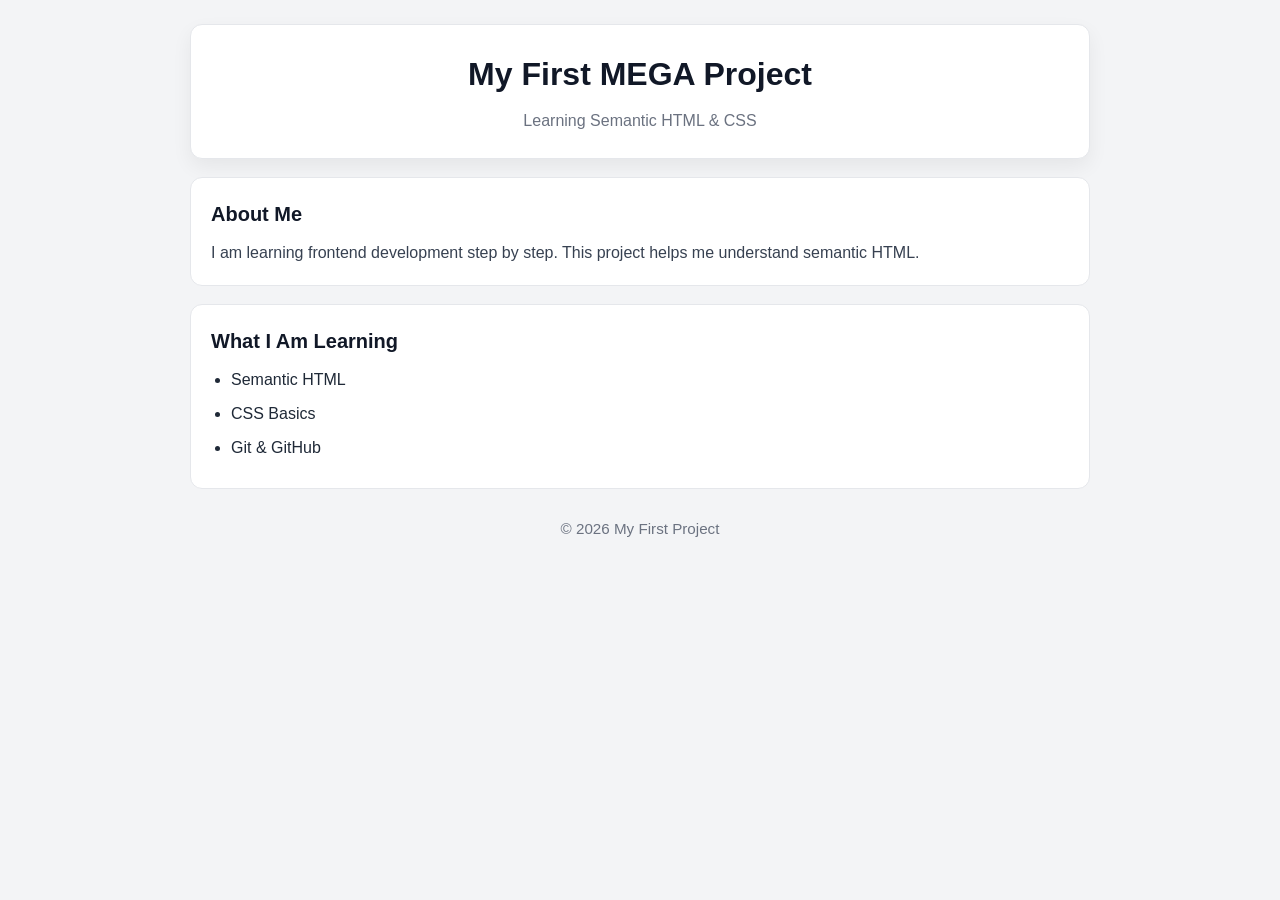
<file: index.html>
<!DOCTYPE html>
<html lang="en">
<head>
  <meta charset="UTF-8" />
  <meta name="viewport" content="width=device-width, initial-scale=1.0" />
  <title>My First Semantic Project</title>

  <style>
    /* Basic reset */
    * {
      margin: 0;
      padding: 0;
      box-sizing: border-box;
    }

    /* Page base */
    body {
      font-family: Arial, Helvetica, sans-serif;
      line-height: 1.6;
      color: #1f2937;
      background: #f3f4f6;
      padding: 24px;
    }

    /* Layout spacing */
    header,
    main,
    footer {
      max-width: 900px;
      margin: 0 auto;
    }

    /* Header */
    header {
      background: #ffffff;
      border: 1px solid #e5e7eb;
      border-radius: 12px;
      padding: 24px;
      text-align: center;
      box-shadow: 0 8px 20px rgba(0, 0, 0, 0.06);
    }

    header h1 {
      font-size: 2rem;
      margin-bottom: 8px;
      color: #111827;
    }

    header p {
      color: #6b7280;
    }

    /* Main content */
    main {
      margin-top: 18px;
      display: grid;
      gap: 18px;
    }

    section {
      background: #ffffff;
      border: 1px solid #e5e7eb;
      border-radius: 12px;
      padding: 20px;
    }

    section h2 {
      font-size: 1.25rem;
      margin-bottom: 10px;
      color: #111827;
    }

    section p {
      color: #374151;
    }

    /* List */
    ul {
      margin-left: 20px;
    }

    li {
      margin: 8px 0;
    }

    /* Footer */
    footer {
      margin-top: 18px;
      text-align: center;
      color: #6b7280;
      font-size: 0.95rem;
    }

    footer p {
      padding: 10px 0;
    }
  </style>
</head>
<body>

  <header>
    <h1>My First MEGA Project</h1>
    <p>Learning Semantic HTML & CSS</p>
  </header>

  <main>
    <section>
      <h2>About Me</h2>
      <p>
        I am learning frontend development step by step.
        This project helps me understand semantic HTML.
      </p>
    </section>

    <section>
      <h2>What I Am Learning</h2>
      <ul>
        <li>Semantic HTML</li>
        <li>CSS Basics</li>
        <li>Git & GitHub</li>
      </ul>
    </section>
  </main>

  <footer>
    <p>© 2026 My First Project</p>
  </footer>

</body>
</html>
</file>
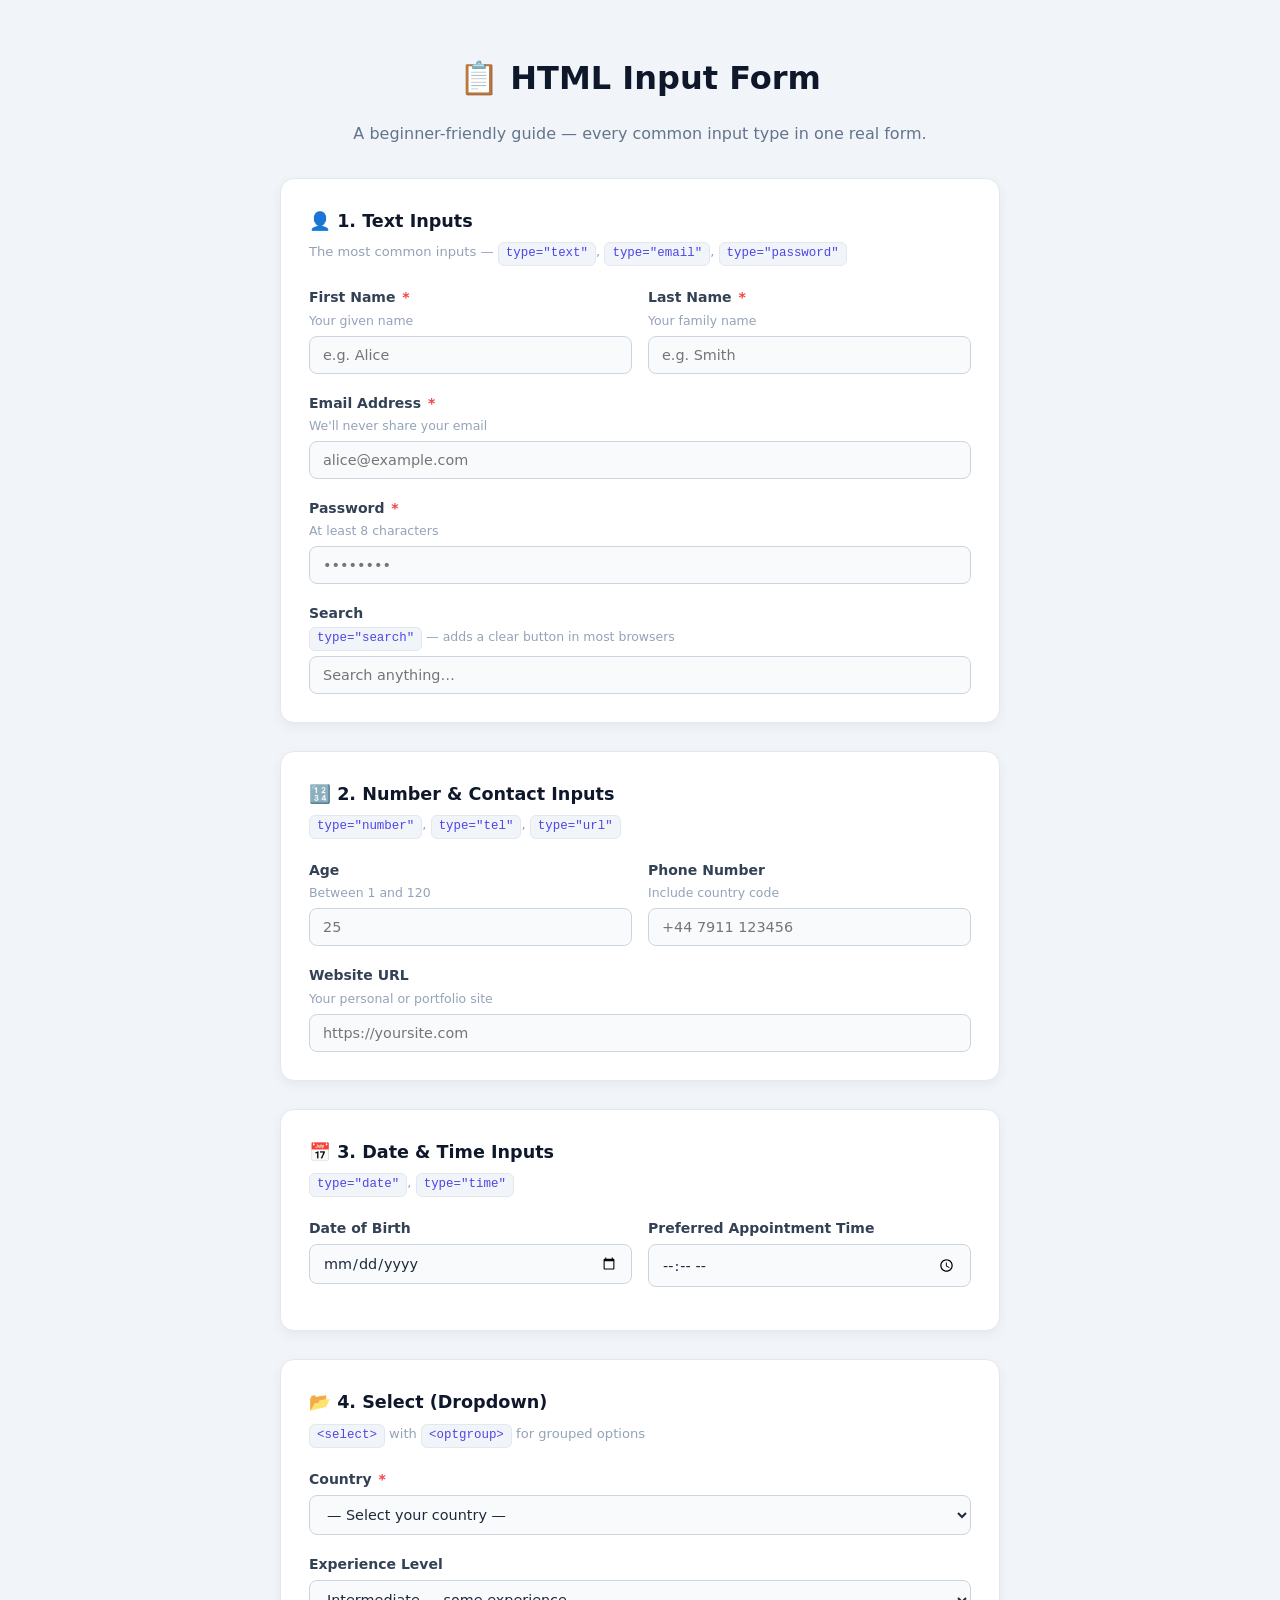
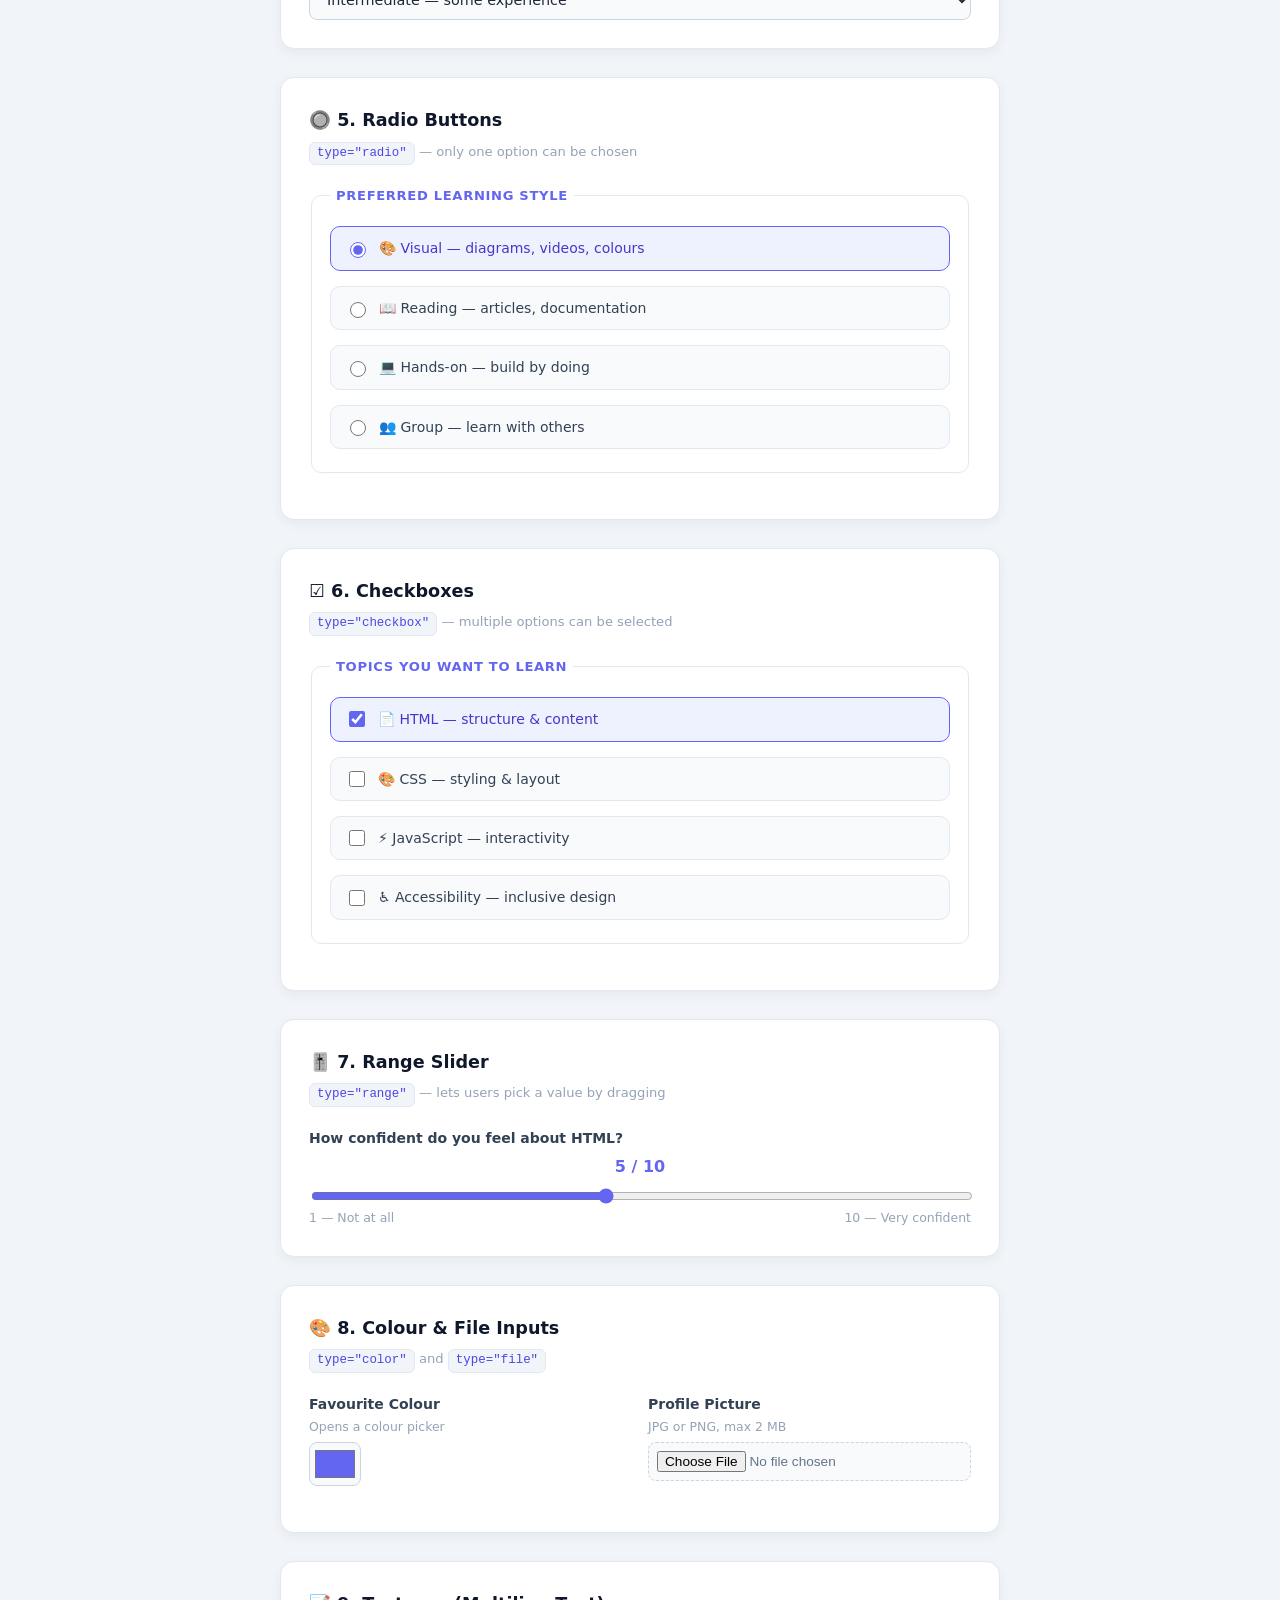
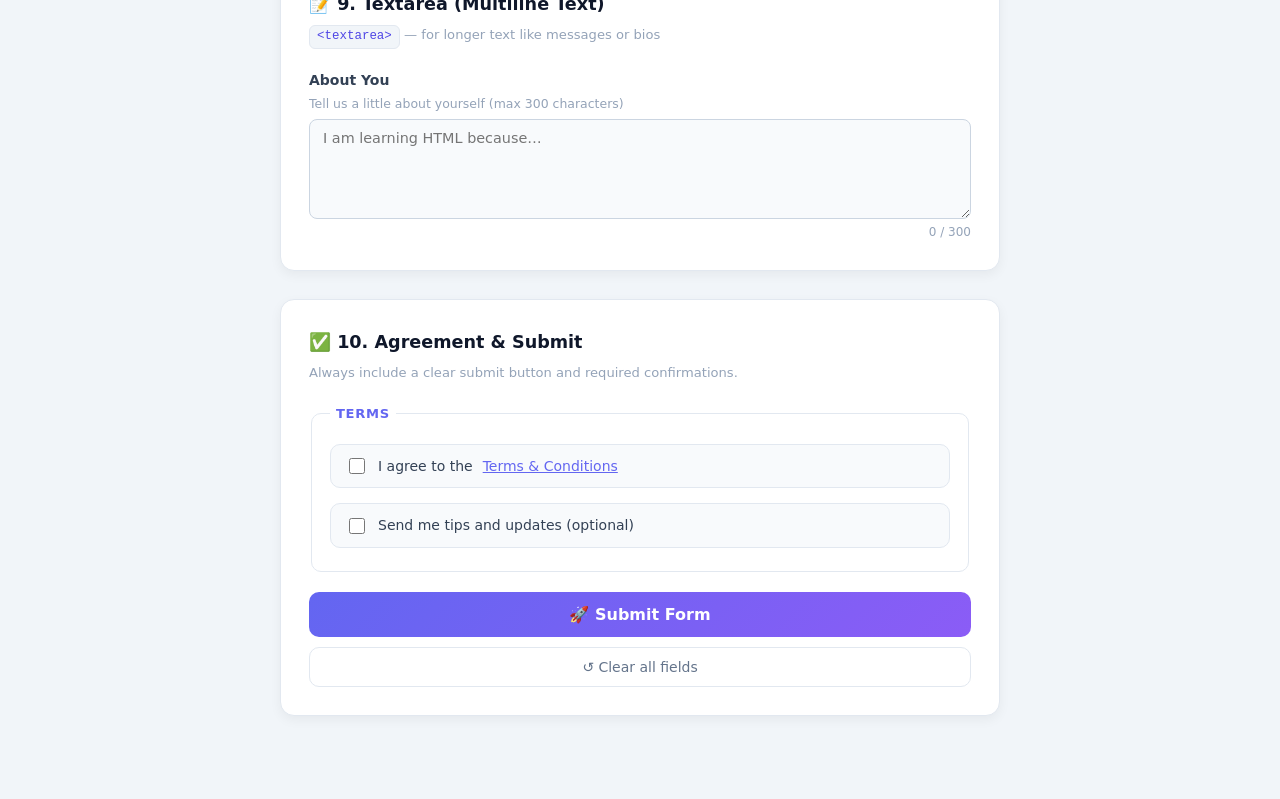
<file: index1.html>
<!doctype html>
<html lang="en">
  <head>
    <meta charset="UTF-8" />
    <meta name="viewport" content="width=device-width, initial-scale=1.0" />
    <title>HTML Forms for Beginners</title>
    <style>
      /* ── Page base ── */
      body {
        font-family:
          system-ui,
          -apple-system,
          "Segoe UI",
          Arial,
          sans-serif;
        background: #f1f5f9;
        color: #1e293b;
        margin: 0;
        padding: 32px 16px 64px;
        line-height: 1.6;
      }

      /* ── Wrapper ── */
      .page-wrap {
        max-width: 720px;
        margin: 0 auto;
      }

      /* ── Page heading ── */
      .page-title {
        text-align: center;
        margin-bottom: 32px;
      }
      .page-title h1 {
        font-size: 2rem;
        color: #0f172a;
        margin-bottom: 6px;
      }
      .page-title p {
        color: #64748b;
        font-size: 1rem;
      }

      /* ── Section cards ── */
      .card {
        background: #ffffff;
        border: 1px solid #e2e8f0;
        border-radius: 14px;
        padding: 28px;
        margin-bottom: 28px;
        box-shadow: 0 4px 12px rgba(0, 0, 0, 0.05);
      }
      .card h2 {
        font-size: 1.1rem;
        color: #0f172a;
        margin: 0 0 6px;
        display: flex;
        align-items: center;
        gap: 8px;
      }
      .card .subtitle {
        font-size: 0.82rem;
        color: #94a3b8;
        margin-bottom: 20px;
        display: block;
      }

      /* ── Labels ── */
      label {
        display: block;
        font-size: 0.875rem;
        font-weight: 600;
        color: #334155;
        margin-bottom: 5px;
      }
      .hint {
        display: block;
        font-size: 0.78rem;
        font-weight: 400;
        color: #94a3b8;
        margin-top: 2px;
      }

      /* ── Inputs ── */
      input[type="text"],
      input[type="email"],
      input[type="password"],
      input[type="number"],
      input[type="tel"],
      input[type="url"],
      input[type="date"],
      input[type="time"],
      input[type="search"],
      select,
      textarea {
        display: block;
        width: 100%;
        padding: 10px 13px;
        border: 1.5px solid #cbd5e1;
        border-radius: 8px;
        font-family: inherit;
        font-size: 0.9rem;
        color: #1e293b;
        background: #f8fafc;
        outline: none;
        transition:
          border-color 0.2s,
          box-shadow 0.2s;
        box-sizing: border-box;
      }
      input:focus,
      select:focus,
      textarea:focus {
        border-color: #6366f1;
        box-shadow: 0 0 0 3px rgba(99, 102, 241, 0.15);
        background: #fff;
      }
      textarea {
        resize: vertical;
        min-height: 100px;
      }

      /* ── Field group spacing ── */
      .field {
        margin-bottom: 18px;
      }
      .field:last-of-type {
        margin-bottom: 0;
      }

      /* ── Two-column row ── */
      .two-col {
        display: grid;
        grid-template-columns: 1fr 1fr;
        gap: 16px;
      }
      @media (max-width: 520px) {
        .two-col {
          grid-template-columns: 1fr;
        }
      }

      /* ── Radio & Checkbox groups ── */
      .options {
        display: flex;
        flex-direction: column;
        gap: 10px;
        margin-top: 4px;
      }
      .option-item {
        display: flex;
        align-items: center;
        gap: 10px;
        background: #f8fafc;
        border: 1.5px solid #e2e8f0;
        border-radius: 10px;
        padding: 10px 14px;
        cursor: pointer;
        transition:
          border-color 0.2s,
          background 0.2s;
        font-size: 0.875rem;
        color: #334155;
        font-weight: 500;
      }
      .option-item:has(input:checked) {
        border-color: #6366f1;
        background: #eef2ff;
        color: #4338ca;
      }
      .option-item input {
        accent-color: #6366f1;
        width: 16px;
        height: 16px;
        flex-shrink: 0;
        cursor: pointer;
      }

      /* ── Range slider ── */
      input[type="range"] {
        display: block;
        width: 100%;
        accent-color: #6366f1;
        cursor: pointer;
        height: auto;
        padding: 0;
        border: none;
        background: none;
        box-shadow: none;
      }
      .range-row {
        display: flex;
        justify-content: space-between;
        font-size: 0.78rem;
        color: #94a3b8;
        margin-top: 4px;
      }
      .range-val {
        text-align: center;
        font-weight: 700;
        color: #6366f1;
        font-size: 1rem;
        margin: 4px 0 8px;
      }

      /* ── Color picker ── */
      input[type="color"] {
        width: 52px;
        height: 44px;
        padding: 3px;
        border-radius: 8px;
        border: 1.5px solid #cbd5e1;
        background: #f8fafc;
        cursor: pointer;
        display: block;
      }

      /* ── File input ── */
      input[type="file"] {
        display: block;
        width: 100%;
        padding: 8px;
        border: 1.5px dashed #cbd5e1;
        border-radius: 8px;
        background: #f8fafc;
        font-size: 0.85rem;
        cursor: pointer;
        color: #64748b;
        box-sizing: border-box;
      }
      input[type="file"]:hover {
        border-color: #6366f1;
      }

      /* ── Select ── */
      select {
        cursor: pointer;
      }

      /* ── Character counter ── */
      .char-count {
        text-align: right;
        font-size: 0.75rem;
        color: #94a3b8;
        margin-top: 4px;
      }

      /* ── Submit button ── */
      .submit-btn {
        display: block;
        width: 100%;
        padding: 13px;
        background: linear-gradient(135deg, #6366f1, #8b5cf6);
        color: #fff;
        font-size: 1rem;
        font-weight: 700;
        font-family: inherit;
        border: none;
        border-radius: 10px;
        cursor: pointer;
        transition:
          opacity 0.2s,
          transform 0.1s;
        margin-top: 8px;
      }
      .submit-btn:hover {
        opacity: 0.88;
      }
      .submit-btn:active {
        transform: scale(0.98);
      }

      /* ── Reset button ── */
      .reset-btn {
        display: block;
        width: 100%;
        padding: 11px;
        background: none;
        color: #64748b;
        font-size: 0.875rem;
        font-family: inherit;
        border: 1.5px solid #e2e8f0;
        border-radius: 10px;
        cursor: pointer;
        margin-top: 10px;
        transition:
          border-color 0.2s,
          color 0.2s;
      }
      .reset-btn:hover {
        border-color: #94a3b8;
        color: #334155;
      }

      /* ── Success banner ── */
      .success-banner {
        display: none;
        background: #dcfce7;
        border: 1px solid #86efac;
        border-radius: 10px;
        padding: 16px 20px;
        color: #166534;
        font-weight: 600;
        font-size: 0.9rem;
        margin-bottom: 24px;
        text-align: center;
      }

      /* ── Code tip pill ── */
      .code-tip {
        display: inline-block;
        background: #f1f5f9;
        border: 1px solid #e2e8f0;
        border-radius: 6px;
        font-family: "Cascadia Code", "Fira Code", Consolas, monospace;
        font-size: 0.78rem;
        color: #4f46e5;
        padding: 1px 7px;
      }

      /* ── Required asterisk ── */
      .req {
        color: #ef4444;
        margin-left: 2px;
      }

      /* ── Legend for fieldset ── */
      fieldset {
        border: 1.5px solid #e2e8f0;
        border-radius: 10px;
        padding: 16px 18px 18px;
        margin-bottom: 18px;
      }
      legend {
        font-size: 0.82rem;
        font-weight: 700;
        color: #6366f1;
        padding: 0 6px;
        text-transform: uppercase;
        letter-spacing: 0.05em;
      }
    </style>
  </head>

  <body>
    <div class="page-wrap">
      <!-- Page heading -->
      <div class="page-title">
        <h1>📋 HTML Input Form</h1>
        <p>
          A beginner-friendly guide — every common input type in one real form.
        </p>
      </div>

      <!-- Success message (shown after submit) -->
      <div class="success-banner" id="success-msg" role="alert">
        ✅ Form submitted successfully! (This is a demo — no data was sent.)
      </div>

      <!-- ══════════════════════════════════════
           THE FORM
      ══════════════════════════════════════ -->
      <form id="demo-form" action="#" method="post" novalidate>
        <!-- ── 1. Text Inputs ── -->
        <div class="card">
          <h2>👤 1. Text Inputs</h2>
          <span class="subtitle">
            The most common inputs — <span class="code-tip">type="text"</span>,
            <span class="code-tip">type="email"</span>,
            <span class="code-tip">type="password"</span>
          </span>

          <div class="two-col">
            <div class="field">
              <label for="first-name">
                First Name <span class="req">*</span>
                <span class="hint">Your given name</span>
              </label>
              <input
                type="text"
                id="first-name"
                name="first_name"
                placeholder="e.g. Alice"
                autocomplete="given-name"
                required
              />
            </div>
            <div class="field">
              <label for="last-name">
                Last Name <span class="req">*</span>
                <span class="hint">Your family name</span>
              </label>
              <input
                type="text"
                id="last-name"
                name="last_name"
                placeholder="e.g. Smith"
                autocomplete="family-name"
                required
              />
            </div>
          </div>

          <div class="field">
            <label for="email">
              Email Address <span class="req">*</span>
              <span class="hint">We'll never share your email</span>
            </label>
            <input
              type="email"
              id="email"
              name="email"
              placeholder="alice@example.com"
              autocomplete="email"
              required
            />
          </div>

          <div class="field">
            <label for="password">
              Password <span class="req">*</span>
              <span class="hint">At least 8 characters</span>
            </label>
            <input
              type="password"
              id="password"
              name="password"
              placeholder="••••••••"
              minlength="8"
              autocomplete="new-password"
              required
            />
          </div>

          <div class="field">
            <label for="search-input">
              Search
              <span class="hint"
                ><span class="code-tip">type="search"</span> — adds a clear
                button in most browsers</span
              >
            </label>
            <input
              type="search"
              id="search-input"
              name="search"
              placeholder="Search anything…"
            />
          </div>
        </div>

        <!-- ── 2. Number & Contact ── -->
        <div class="card">
          <h2>🔢 2. Number &amp; Contact Inputs</h2>
          <span class="subtitle">
            <span class="code-tip">type="number"</span>,
            <span class="code-tip">type="tel"</span>,
            <span class="code-tip">type="url"</span>
          </span>

          <div class="two-col">
            <div class="field">
              <label for="age">
                Age
                <span class="hint">Between 1 and 120</span>
              </label>
              <input
                type="number"
                id="age"
                name="age"
                placeholder="25"
                min="1"
                max="120"
              />
            </div>
            <div class="field">
              <label for="phone">
                Phone Number
                <span class="hint">Include country code</span>
              </label>
              <input
                type="tel"
                id="phone"
                name="phone"
                placeholder="+44 7911 123456"
                autocomplete="tel"
              />
            </div>
          </div>

          <div class="field">
            <label for="website">
              Website URL
              <span class="hint">Your personal or portfolio site</span>
            </label>
            <input
              type="url"
              id="website"
              name="website"
              placeholder="https://yoursite.com"
              autocomplete="url"
            />
          </div>
        </div>

        <!-- ── 3. Date & Time ── -->
        <div class="card">
          <h2>📅 3. Date &amp; Time Inputs</h2>
          <span class="subtitle">
            <span class="code-tip">type="date"</span>,
            <span class="code-tip">type="time"</span>
          </span>

          <div class="two-col">
            <div class="field">
              <label for="dob"> Date of Birth </label>
              <input type="date" id="dob" name="dob" max="2025-12-31" />
            </div>
            <div class="field">
              <label for="appt-time"> Preferred Appointment Time </label>
              <input
                type="time"
                id="appt-time"
                name="appt_time"
                min="08:00"
                max="18:00"
              />
            </div>
          </div>
        </div>

        <!-- ── 4. Select / Dropdown ── -->
        <div class="card">
          <h2>📂 4. Select (Dropdown)</h2>
          <span class="subtitle">
            <span class="code-tip">&lt;select&gt;</span> with
            <span class="code-tip">&lt;optgroup&gt;</span> for grouped options
          </span>

          <div class="field">
            <label for="country"> Country <span class="req">*</span> </label>
            <select id="country" name="country" required>
              <option value="" disabled selected>
                — Select your country —
              </option>
              <optgroup label="Europe">
                <option value="gb">United Kingdom</option>
                <option value="de">Germany</option>
                <option value="fr">France</option>
              </optgroup>
              <optgroup label="Americas">
                <option value="us">United States</option>
                <option value="ca">Canada</option>
              </optgroup>
              <optgroup label="Asia-Pacific">
                <option value="au">Australia</option>
                <option value="jp">Japan</option>
              </optgroup>
            </select>
          </div>

          <div class="field">
            <label for="experience"> Experience Level </label>
            <select id="experience" name="experience">
              <option value="beginner">Beginner — just starting out</option>
              <option value="intermediate" selected>
                Intermediate — some experience
              </option>
              <option value="advanced">Advanced — confident coder</option>
            </select>
          </div>
        </div>

        <!-- ── 5. Radio Buttons ── -->
        <div class="card">
          <h2>🔘 5. Radio Buttons</h2>
          <span class="subtitle">
            <span class="code-tip">type="radio"</span> — only one option can be
            chosen
          </span>

          <fieldset>
            <legend>Preferred Learning Style</legend>
            <div class="options">
              <label class="option-item">
                <input type="radio" name="learning" value="visual" checked />
                🎨 Visual — diagrams, videos, colours
              </label>
              <label class="option-item">
                <input type="radio" name="learning" value="reading" />
                📖 Reading — articles, documentation
              </label>
              <label class="option-item">
                <input type="radio" name="learning" value="hands-on" />
                💻 Hands-on — build by doing
              </label>
              <label class="option-item">
                <input type="radio" name="learning" value="group" />
                👥 Group — learn with others
              </label>
            </div>
          </fieldset>
        </div>

        <!-- ── 6. Checkboxes ── -->
        <div class="card">
          <h2>☑️ 6. Checkboxes</h2>
          <span class="subtitle">
            <span class="code-tip">type="checkbox"</span> — multiple options can
            be selected
          </span>

          <fieldset>
            <legend>Topics You Want to Learn</legend>
            <div class="options">
              <label class="option-item">
                <input type="checkbox" name="topics" value="html" checked />
                📄 HTML — structure &amp; content
              </label>
              <label class="option-item">
                <input type="checkbox" name="topics" value="css" />
                🎨 CSS — styling &amp; layout
              </label>
              <label class="option-item">
                <input type="checkbox" name="topics" value="js" />
                ⚡ JavaScript — interactivity
              </label>
              <label class="option-item">
                <input type="checkbox" name="topics" value="a11y" />
                ♿ Accessibility — inclusive design
              </label>
            </div>
          </fieldset>
        </div>

        <!-- ── 7. Range Slider ── -->
        <div class="card">
          <h2>🎚️ 7. Range Slider</h2>
          <span class="subtitle">
            <span class="code-tip">type="range"</span> — lets users pick a value
            by dragging
          </span>

          <div class="field">
            <label for="confidence"
              >How confident do you feel about HTML?</label
            >
            <div class="range-val" id="conf-val" aria-live="polite">5 / 10</div>
            <input
              type="range"
              id="confidence"
              name="confidence"
              min="1"
              max="10"
              value="5"
              oninput="
                document.getElementById('conf-val').textContent =
                  this.value + ' / 10'
              "
            />
            <div class="range-row">
              <span>1 — Not at all</span>
              <span>10 — Very confident</span>
            </div>
          </div>
        </div>

        <!-- ── 8. Colour & File ── -->
        <div class="card">
          <h2>🎨 8. Colour &amp; File Inputs</h2>
          <span class="subtitle">
            <span class="code-tip">type="color"</span> and
            <span class="code-tip">type="file"</span>
          </span>

          <div class="two-col">
            <div class="field">
              <label for="fav-colour">
                Favourite Colour
                <span class="hint">Opens a colour picker</span>
              </label>
              <input
                type="color"
                id="fav-colour"
                name="fav_colour"
                value="#6366f1"
              />
            </div>
            <div class="field">
              <label for="avatar">
                Profile Picture
                <span class="hint">JPG or PNG, max 2 MB</span>
              </label>
              <input
                type="file"
                id="avatar"
                name="avatar"
                accept="image/jpeg,image/png"
              />
            </div>
          </div>
        </div>

        <!-- ── 9. Textarea ── -->
        <div class="card">
          <h2>📝 9. Textarea (Multiline Text)</h2>
          <span class="subtitle">
            <span class="code-tip">&lt;textarea&gt;</span> — for longer text
            like messages or bios
          </span>

          <div class="field">
            <label for="bio">
              About You
              <span class="hint"
                >Tell us a little about yourself (max 300 characters)</span
              >
            </label>
            <textarea
              id="bio"
              name="bio"
              placeholder="I am learning HTML because…"
              maxlength="300"
              oninput="
                document.getElementById('bio-count').textContent =
                  this.value.length + ' / 300'
              "
            ></textarea>
            <div class="char-count" id="bio-count" aria-live="polite">
              0 / 300
            </div>
          </div>
        </div>

        <!-- ── 10. Agree & Submit ── -->
        <div class="card">
          <h2>✅ 10. Agreement &amp; Submit</h2>
          <span class="subtitle"
            >Always include a clear submit button and required
            confirmations.</span
          >

          <fieldset style="margin-bottom: 20px">
            <legend>Terms</legend>
            <div class="options">
              <label class="option-item">
                <input type="checkbox" name="terms" id="terms" required />
                I agree to the
                <a href="#" style="color: #6366f1">Terms &amp; Conditions</a>
              </label>
              <label class="option-item">
                <input type="checkbox" name="newsletter" />
                Send me tips and updates (optional)
              </label>
            </div>
          </fieldset>

          <!-- Hidden input example -->
          <input type="hidden" name="form_version" value="1.0" />

          <button type="submit" class="submit-btn">🚀 Submit Form</button>
          <button type="reset" class="reset-btn">↺ Clear all fields</button>
        </div>
      </form>
    </div>
    <!-- /.page-wrap -->

    <script>
      // Show success banner on submit
      document
        .getElementById("demo-form")
        .addEventListener("submit", function (e) {
          e.preventDefault();
          const banner = document.getElementById("success-msg");
          banner.style.display = "block";
          window.scrollTo({ top: 0, behavior: "smooth" });
        });

      // Hide banner when form is reset
      document
        .getElementById("demo-form")
        .addEventListener("reset", function () {
          document.getElementById("success-msg").style.display = "none";
          document.getElementById("conf-val").textContent = "5 / 10";
          document.getElementById("bio-count").textContent = "0 / 300";
        });
    </script>
  </body>
</html>
</file>
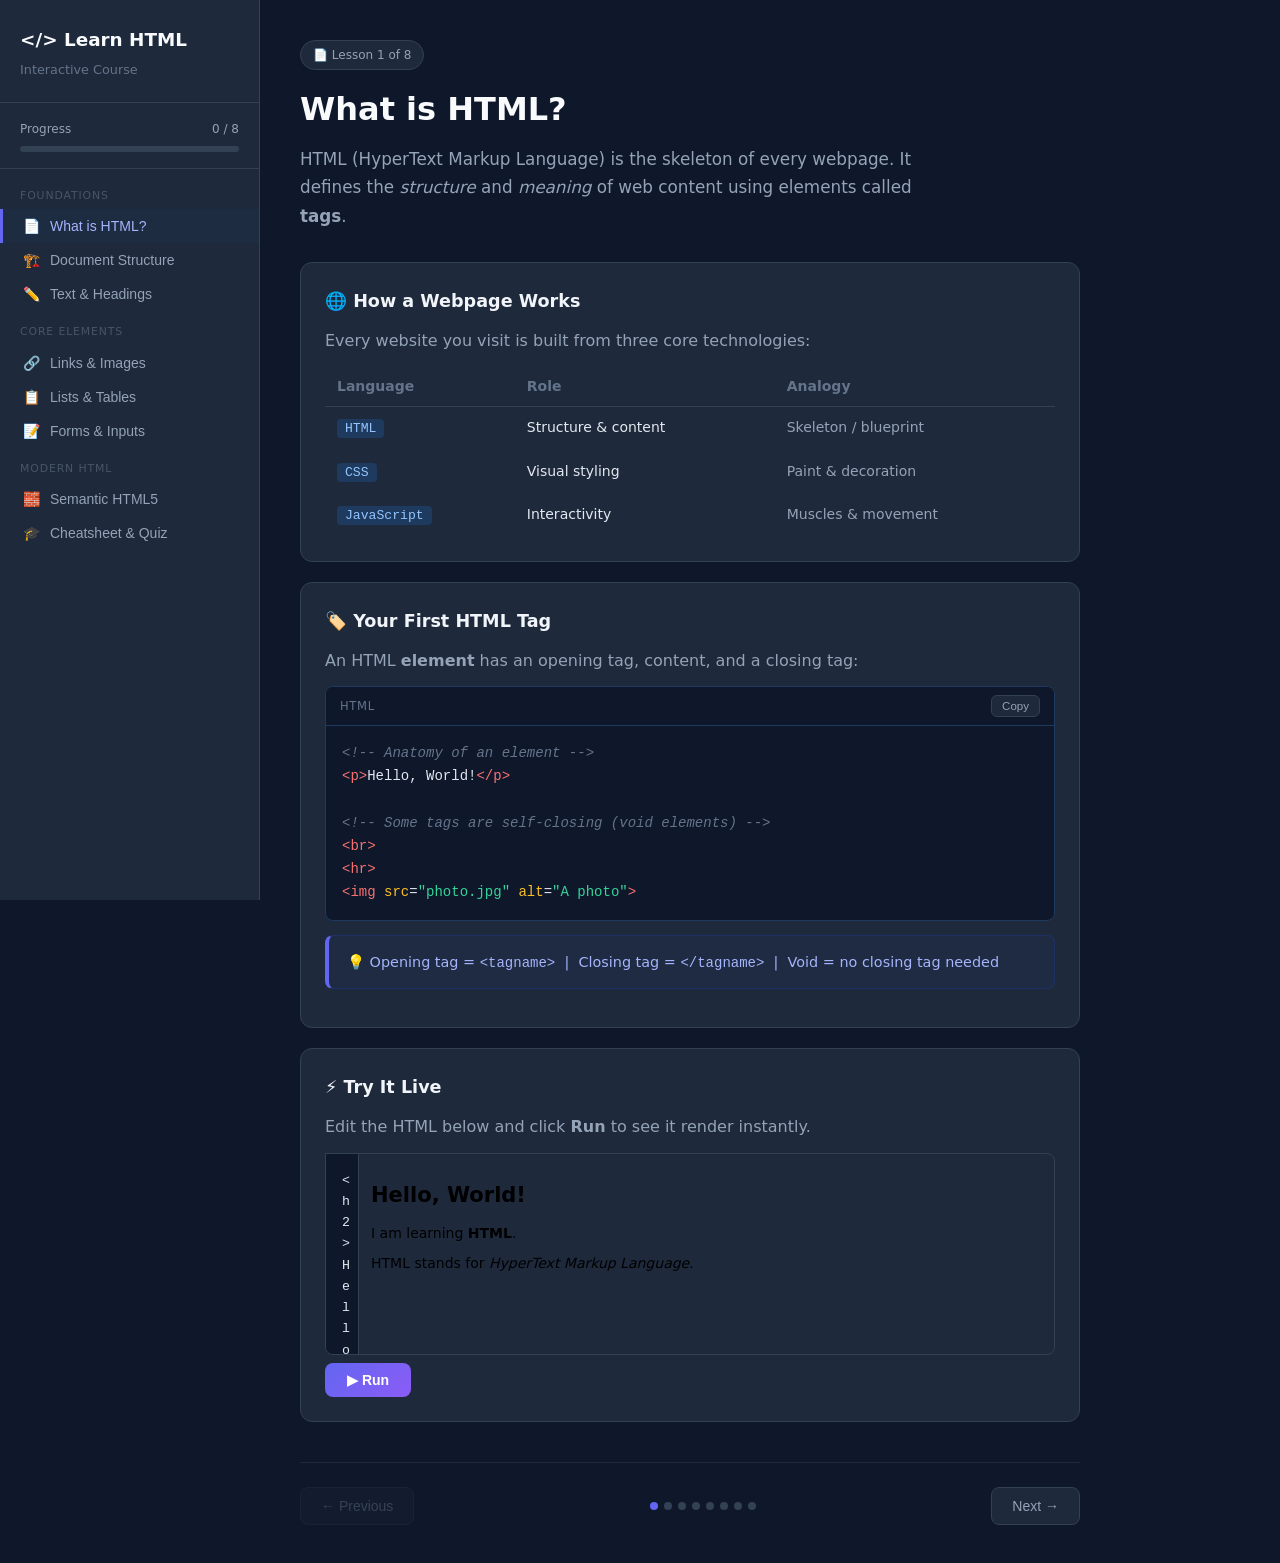
<file: index3.html>
<!doctype html>
<html lang="en">
  <head>
    <meta charset="UTF-8" />
    <meta name="viewport" content="width=device-width, initial-scale=1.0" />
    <title>Learn HTML – Interactive Guide</title>
    <style>
      /* ── Reset & Base ── */
      *,
      *::before,
      *::after {
        box-sizing: border-box;
        margin: 0;
        padding: 0;
      }
      body {
        font-family:
          system-ui,
          -apple-system,
          "Segoe UI",
          Arial,
          sans-serif;
        background: #0f172a;
        color: #e2e8f0;
        line-height: 1.7;
        min-height: 100vh;
      }

      /* ── Layout Shell ── */
      .app {
        display: flex;
        min-height: 100vh;
      }

      /* ── Sidebar ── */
      .sidebar {
        width: 260px;
        min-width: 260px;
        background: #1e293b;
        padding: 24px 0;
        position: sticky;
        top: 0;
        height: 100vh;
        overflow-y: auto;
        border-right: 1px solid #334155;
      }
      .sidebar-logo {
        padding: 0 20px 20px;
        border-bottom: 1px solid #334155;
        margin-bottom: 16px;
      }
      .sidebar-logo h2 {
        font-size: 1.15rem;
        color: #f8fafc;
      }
      .sidebar-logo span {
        font-size: 0.8rem;
        color: #64748b;
      }
      .progress-bar-wrap {
        padding: 0 20px 16px;
        border-bottom: 1px solid #334155;
        margin-bottom: 10px;
      }
      .progress-label {
        font-size: 0.75rem;
        color: #94a3b8;
        margin-bottom: 6px;
        display: flex;
        justify-content: space-between;
      }
      .progress-bar {
        background: #334155;
        border-radius: 99px;
        height: 6px;
      }
      .progress-fill {
        background: linear-gradient(90deg, #6366f1, #a855f7);
        height: 6px;
        border-radius: 99px;
        transition: width 0.4s ease;
        width: 0%;
      }
      .nav-group {
        margin-bottom: 4px;
      }
      .nav-group-title {
        font-size: 0.68rem;
        text-transform: uppercase;
        letter-spacing: 0.08em;
        color: #475569;
        padding: 8px 20px 4px;
      }
      .nav-btn {
        display: flex;
        align-items: center;
        gap: 10px;
        width: 100%;
        text-align: left;
        background: none;
        border: none;
        color: #94a3b8;
        font-size: 0.875rem;
        padding: 9px 20px;
        cursor: pointer;
        transition: all 0.15s;
        border-left: 3px solid transparent;
      }
      .nav-btn:hover {
        color: #e2e8f0;
        background: #0f172a22;
      }
      .nav-btn.active {
        color: #a5b4fc;
        background: #1e3a5f33;
        border-left-color: #6366f1;
      }
      .nav-btn.done {
        color: #4ade80;
      }
      .nav-btn .check {
        font-size: 0.7rem;
        margin-left: auto;
      }

      /* ── Main Content ── */
      .main {
        flex: 1;
        padding: 40px;
        max-width: 860px;
      }
      .lesson {
        display: none;
      }
      .lesson.active {
        display: block;
        animation: fadeIn 0.3s ease;
      }
      @keyframes fadeIn {
        from {
          opacity: 0;
          transform: translateY(10px);
        }
        to {
          opacity: 1;
          transform: translateY(0);
        }
      }

      /* ── Lesson Header ── */
      .lesson-header {
        margin-bottom: 32px;
      }
      .lesson-badge {
        display: inline-flex;
        align-items: center;
        gap: 6px;
        background: #1e293b;
        border: 1px solid #334155;
        color: #94a3b8;
        font-size: 0.75rem;
        padding: 4px 12px;
        border-radius: 99px;
        margin-bottom: 12px;
      }
      .lesson-header h1 {
        font-size: 2rem;
        color: #f8fafc;
        font-weight: 700;
        margin-bottom: 8px;
      }
      .lesson-header p {
        color: #94a3b8;
        font-size: 1.05rem;
        max-width: 620px;
      }

      /* ── Cards ── */
      .card {
        background: #1e293b;
        border: 1px solid #334155;
        border-radius: 12px;
        padding: 24px;
        margin-bottom: 20px;
      }
      .card h2 {
        font-size: 1.1rem;
        color: #f1f5f9;
        margin-bottom: 10px;
        display: flex;
        align-items: center;
        gap: 8px;
      }
      .card p {
        color: #94a3b8;
        margin-bottom: 12px;
      }

      /* ── Code Blocks ── */
      .code-block {
        position: relative;
        background: #0f172a;
        border: 1px solid #1e3a5f;
        border-radius: 8px;
        overflow: hidden;
        margin-top: 12px;
      }
      .code-header {
        display: flex;
        align-items: center;
        justify-content: space-between;
        padding: 8px 14px;
        background: #0f172a;
        border-bottom: 1px solid #1e3a5f;
      }
      .code-lang {
        font-size: 0.72rem;
        color: #64748b;
        text-transform: uppercase;
        letter-spacing: 0.06em;
      }
      .copy-btn {
        background: #1e293b;
        border: 1px solid #334155;
        color: #94a3b8;
        font-size: 0.72rem;
        padding: 4px 10px;
        border-radius: 6px;
        cursor: pointer;
        transition: all 0.15s;
      }
      .copy-btn:hover {
        background: #334155;
        color: #e2e8f0;
      }
      .copy-btn.copied {
        background: #14532d;
        border-color: #166534;
        color: #4ade80;
      }
      pre {
        padding: 16px;
        overflow-x: auto;
      }
      code {
        font-family: "Cascadia Code", "Fira Code", "Consolas", monospace;
        font-size: 0.875rem;
        line-height: 1.6;
      }
      .hl-tag {
        color: #f87171;
      }
      .hl-attr {
        color: #fbbf24;
      }
      .hl-val {
        color: #34d399;
      }
      .hl-comment {
        color: #64748b;
        font-style: italic;
      }
      .hl-text {
        color: #e2e8f0;
      }

      /* ── Live Editor ── */
      .editor-wrap {
        margin-top: 12px;
      }
      .editor-tabs {
        display: flex;
        gap: 2px;
        margin-bottom: 0;
      }
      .tab-btn {
        background: #0f172a;
        border: 1px solid #1e3a5f;
        border-bottom: none;
        color: #64748b;
        font-size: 0.8rem;
        padding: 6px 16px;
        cursor: pointer;
        border-radius: 6px 6px 0 0;
      }
      .tab-btn.active {
        background: #1e293b;
        color: #a5b4fc;
        border-color: #334155;
      }
      .editor-panel {
        display: flex;
        gap: 0;
        border: 1px solid #334155;
        border-radius: 0 8px 8px 8px;
        overflow: hidden;
      }
      textarea.html-input {
        flex: 1;
        background: #0f172a;
        color: #e2e8f0;
        border: none;
        font-family: "Cascadia Code", "Fira Code", "Consolas", monospace;
        font-size: 0.83rem;
        padding: 16px;
        resize: none;
        height: 200px;
        outline: none;
        line-height: 1.6;
        border-right: 1px solid #334155;
      }
      .preview-pane {
        flex: 1;
        background: #ffffff;
      }
      iframe.preview-frame {
        width: 100%;
        height: 200px;
        border: none;
      }
      .run-btn {
        display: block;
        margin-top: 8px;
        background: linear-gradient(135deg, #6366f1, #8b5cf6);
        color: #fff;
        border: none;
        padding: 9px 22px;
        border-radius: 8px;
        font-size: 0.875rem;
        cursor: pointer;
        font-weight: 600;
        transition: opacity 0.2s;
      }
      .run-btn:hover {
        opacity: 0.85;
      }

      /* ── Info Box ── */
      .info-box {
        background: #1e3a5f33;
        border: 1px solid #1e40af55;
        border-left: 4px solid #6366f1;
        border-radius: 8px;
        padding: 14px 18px;
        margin: 14px 0;
        color: #a5b4fc;
        font-size: 0.9rem;
      }
      .warn-box {
        background: #431407;
        border: 1px solid #7c2d1255;
        border-left: 4px solid #f97316;
        border-radius: 8px;
        padding: 14px 18px;
        margin: 14px 0;
        color: #fdba74;
        font-size: 0.9rem;
      }
      .tip-box {
        background: #052e16;
        border: 1px solid #14532d55;
        border-left: 4px solid #22c55e;
        border-radius: 8px;
        padding: 14px 18px;
        margin: 14px 0;
        color: #86efac;
        font-size: 0.9rem;
      }

      /* ── Tag Reference Table ── */
      .tag-table {
        width: 100%;
        border-collapse: collapse;
        margin-top: 12px;
        font-size: 0.875rem;
      }
      .tag-table th {
        text-align: left;
        color: #64748b;
        font-weight: 600;
        padding: 8px 12px;
        border-bottom: 1px solid #334155;
      }
      .tag-table td {
        padding: 9px 12px;
        border-bottom: 1px solid #1e293b;
        vertical-align: top;
      }
      .tag-table tr:hover td {
        background: #1e293b;
      }
      .tag-pill {
        background: #1e3a5f;
        color: #93c5fd;
        font-family: monospace;
        padding: 2px 8px;
        border-radius: 4px;
        font-size: 0.82rem;
        white-space: nowrap;
      }

      /* ── Quiz ── */
      .quiz-card {
        background: #1e293b;
        border: 1px solid #334155;
        border-radius: 12px;
        padding: 24px;
        margin-bottom: 20px;
      }
      .quiz-card h3 {
        color: #f1f5f9;
        margin-bottom: 16px;
        font-size: 1rem;
      }
      .quiz-options {
        display: flex;
        flex-direction: column;
        gap: 8px;
      }
      .quiz-opt {
        background: #0f172a;
        border: 1px solid #334155;
        color: #94a3b8;
        padding: 10px 16px;
        border-radius: 8px;
        cursor: pointer;
        text-align: left;
        font-size: 0.875rem;
        transition: all 0.15s;
      }
      .quiz-opt:hover {
        border-color: #6366f1;
        color: #e2e8f0;
      }
      .quiz-opt.correct {
        background: #052e16;
        border-color: #22c55e;
        color: #4ade80;
      }
      .quiz-opt.wrong {
        background: #431407;
        border-color: #ef4444;
        color: #fca5a5;
      }
      .quiz-feedback {
        margin-top: 10px;
        font-size: 0.875rem;
        min-height: 20px;
      }

      /* ── Navigation Footer ── */
      .lesson-nav {
        display: flex;
        justify-content: space-between;
        align-items: center;
        margin-top: 40px;
        padding-top: 24px;
        border-top: 1px solid #1e293b;
      }
      .nav-arrow {
        display: flex;
        align-items: center;
        gap: 8px;
        background: #1e293b;
        border: 1px solid #334155;
        color: #94a3b8;
        padding: 10px 20px;
        border-radius: 8px;
        cursor: pointer;
        font-size: 0.875rem;
        transition: all 0.15s;
      }
      .nav-arrow:hover {
        border-color: #6366f1;
        color: #a5b4fc;
      }
      .nav-arrow:disabled {
        opacity: 0.3;
        cursor: not-allowed;
      }
      .lesson-dots {
        display: flex;
        gap: 6px;
      }
      .dot {
        width: 8px;
        height: 8px;
        border-radius: 50%;
        background: #334155;
        transition: background 0.2s;
      }
      .dot.active {
        background: #6366f1;
      }
      .dot.done {
        background: #4ade80;
      }

      /* ── Cheatsheet Grid ── */
      .cheat-grid {
        display: grid;
        grid-template-columns: repeat(auto-fill, minmax(200px, 1fr));
        gap: 12px;
        margin-top: 12px;
      }
      .cheat-item {
        background: #0f172a;
        border: 1px solid #1e3a5f;
        border-radius: 8px;
        padding: 12px;
      }
      .cheat-item code {
        color: #f87171;
        font-size: 0.82rem;
        display: block;
        margin-bottom: 4px;
      }
      .cheat-item span {
        color: #94a3b8;
        font-size: 0.8rem;
      }

      /* ── Scrollbar ── */
      ::-webkit-scrollbar {
        width: 6px;
      }
      ::-webkit-scrollbar-track {
        background: #0f172a;
      }
      ::-webkit-scrollbar-thumb {
        background: #334155;
        border-radius: 3px;
      }

      /* ── Responsive ── */
      @media (max-width: 768px) {
        .sidebar {
          display: none;
        }
        .main {
          padding: 20px;
        }
        .editor-panel {
          flex-direction: column;
        }
      }
    </style>
  </head>
  <body>
    <div class="app">
      <!-- ══════════ SIDEBAR ══════════ -->
      <nav class="sidebar">
        <div class="sidebar-logo">
          <h2>&#60;&#47;&#62; Learn HTML</h2>
          <span>Interactive Course</span>
        </div>
        <div class="progress-bar-wrap">
          <div class="progress-label">
            <span>Progress</span><span id="prog-text">0 / 8</span>
          </div>
          <div class="progress-bar">
            <div class="progress-fill" id="prog-fill"></div>
          </div>
        </div>

        <div class="nav-group">
          <div class="nav-group-title">Foundations</div>
          <button class="nav-btn active" data-lesson="0">
            <span>📄</span> What is HTML?
            <span class="check" id="chk-0"></span>
          </button>
          <button class="nav-btn" data-lesson="1">
            <span>🏗️</span> Document Structure
            <span class="check" id="chk-1"></span>
          </button>
          <button class="nav-btn" data-lesson="2">
            <span>✏️</span> Text &amp; Headings
            <span class="check" id="chk-2"></span>
          </button>
        </div>

        <div class="nav-group">
          <div class="nav-group-title">Core Elements</div>
          <button class="nav-btn" data-lesson="3">
            <span>🔗</span> Links &amp; Images
            <span class="check" id="chk-3"></span>
          </button>
          <button class="nav-btn" data-lesson="4">
            <span>📋</span> Lists &amp; Tables
            <span class="check" id="chk-4"></span>
          </button>
          <button class="nav-btn" data-lesson="5">
            <span>📝</span> Forms &amp; Inputs
            <span class="check" id="chk-5"></span>
          </button>
        </div>

        <div class="nav-group">
          <div class="nav-group-title">Modern HTML</div>
          <button class="nav-btn" data-lesson="6">
            <span>🧱</span> Semantic HTML5
            <span class="check" id="chk-6"></span>
          </button>
          <button class="nav-btn" data-lesson="7">
            <span>🎓</span> Cheatsheet &amp; Quiz
            <span class="check" id="chk-7"></span>
          </button>
        </div>
      </nav>

      <!-- ══════════ MAIN ══════════ -->
      <main class="main">
        <!-- ────────── LESSON 0: What is HTML ────────── -->
        <article class="lesson active" id="lesson-0">
          <div class="lesson-header">
            <div class="lesson-badge">📄 Lesson 1 of 8</div>
            <h1>What is HTML?</h1>
            <p>
              HTML (HyperText Markup Language) is the skeleton of every webpage.
              It defines the <em>structure</em> and <em>meaning</em> of web
              content using elements called <strong>tags</strong>.
            </p>
          </div>

          <div class="card">
            <h2>🌐 How a Webpage Works</h2>
            <p>
              Every website you visit is built from three core technologies:
            </p>
            <table class="tag-table">
              <thead>
                <tr>
                  <th>Language</th>
                  <th>Role</th>
                  <th>Analogy</th>
                </tr>
              </thead>
              <tbody>
                <tr>
                  <td><span class="tag-pill">HTML</span></td>
                  <td style="color: #e2e8f0">Structure &amp; content</td>
                  <td style="color: #94a3b8">Skeleton / blueprint</td>
                </tr>
                <tr>
                  <td><span class="tag-pill">CSS</span></td>
                  <td style="color: #e2e8f0">Visual styling</td>
                  <td style="color: #94a3b8">Paint &amp; decoration</td>
                </tr>
                <tr>
                  <td><span class="tag-pill">JavaScript</span></td>
                  <td style="color: #e2e8f0">Interactivity</td>
                  <td style="color: #94a3b8">Muscles &amp; movement</td>
                </tr>
              </tbody>
            </table>
          </div>

          <div class="card">
            <h2>🏷️ Your First HTML Tag</h2>
            <p>
              An HTML <strong>element</strong> has an opening tag, content, and
              a closing tag:
            </p>
            <div class="code-block">
              <div class="code-header">
                <span class="code-lang">html</span
                ><button class="copy-btn" onclick="copyCode(this)">Copy</button>
              </div>
              <pre><code><span class="hl-comment">&lt;!-- Anatomy of an element --&gt;</span>
<span class="hl-tag">&lt;p&gt;</span><span class="hl-text">Hello, World!</span><span class="hl-tag">&lt;/p&gt;</span>

<span class="hl-comment">&lt;!-- Some tags are self-closing (void elements) --&gt;</span>
<span class="hl-tag">&lt;br&gt;</span>
<span class="hl-tag">&lt;hr&gt;</span>
<span class="hl-tag">&lt;img </span><span class="hl-attr">src</span><span class="hl-text">=</span><span class="hl-val">"photo.jpg"</span><span class="hl-attr"> alt</span><span class="hl-text">=</span><span class="hl-val">"A photo"</span><span class="hl-tag">&gt;</span></code></pre>
            </div>
            <div class="info-box">
              💡 Opening tag = <code>&lt;tagname&gt;</code> &nbsp;|&nbsp;
              Closing tag = <code>&lt;/tagname&gt;</code> &nbsp;|&nbsp; Void =
              no closing tag needed
            </div>
          </div>

          <div class="card">
            <h2>⚡ Try It Live</h2>
            <p>
              Edit the HTML below and click <strong>Run</strong> to see it
              render instantly.
            </p>
            <div class="editor-wrap">
              <div class="editor-panel">
                <textarea class="html-input" id="ed-0" spellcheck="false">
&lt;h2&gt;Hello, World!&lt;/h2&gt;
&lt;p&gt;I am learning &lt;strong&gt;HTML&lt;/strong&gt;.&lt;/p&gt;
&lt;p&gt;HTML stands for &lt;em&gt;HyperText Markup Language&lt;/em&gt;.&lt;/p&gt;</textarea
                >
                <iframe class="preview-frame" id="pv-0"></iframe>
              </div>
              <button class="run-btn" onclick="runPreview('ed-0', 'pv-0')">
                ▶ Run
              </button>
            </div>
          </div>

          <div class="lesson-nav">
            <button
              class="nav-arrow"
              onclick="goLesson(-1)"
              id="btn-prev"
              disabled
            >
              ← Previous
            </button>
            <div class="lesson-dots" id="dots"></div>
            <button class="nav-arrow" onclick="goLesson(1)">Next →</button>
          </div>
        </article>

        <!-- ────────── LESSON 1: Document Structure ────────── -->
        <article class="lesson" id="lesson-1">
          <div class="lesson-header">
            <div class="lesson-badge">🏗️ Lesson 2 of 8</div>
            <h1>Document Structure</h1>
            <p>
              Every HTML file follows a standard template. Understanding this
              skeleton is the foundation of everything you build.
            </p>
          </div>

          <div class="card">
            <h2>📄 The Boilerplate</h2>
            <p>
              This is the minimum required structure for any valid HTML page:
            </p>
            <div class="code-block">
              <div class="code-header">
                <span class="code-lang">html</span
                ><button class="copy-btn" onclick="copyCode(this)">Copy</button>
              </div>
              <pre><code><span class="hl-comment">&lt;!-- Tells the browser: "This is HTML5" --&gt;</span>
<span class="hl-tag">&lt;!DOCTYPE html&gt;</span>

<span class="hl-comment">&lt;!-- Root element, lang helps screen readers --&gt;</span>
<span class="hl-tag">&lt;html </span><span class="hl-attr">lang</span><span class="hl-text">=</span><span class="hl-val">"en"</span><span class="hl-tag">&gt;</span>

  <span class="hl-tag">&lt;head&gt;</span>
    <span class="hl-comment">&lt;!-- Character encoding: always UTF-8 --&gt;</span>
    <span class="hl-tag">&lt;meta </span><span class="hl-attr">charset</span><span class="hl-text">=</span><span class="hl-val">"UTF-8"</span><span class="hl-tag">&gt;</span>
    <span class="hl-comment">&lt;!-- Responsive on mobile devices --&gt;</span>
    <span class="hl-tag">&lt;meta </span><span class="hl-attr">name</span><span class="hl-text">=</span><span class="hl-val">"viewport"</span><span class="hl-attr"> content</span><span class="hl-text">=</span><span class="hl-val">"width=device-width, initial-scale=1.0"</span><span class="hl-tag">&gt;</span>
    <span class="hl-comment">&lt;!-- Title shown in browser tab --&gt;</span>
    <span class="hl-tag">&lt;title&gt;</span><span class="hl-text">My Page</span><span class="hl-tag">&lt;/title&gt;</span>
  <span class="hl-tag">&lt;/head&gt;</span>

  <span class="hl-tag">&lt;body&gt;</span>
    <span class="hl-comment">&lt;!-- Everything visible goes here --&gt;</span>
    <span class="hl-tag">&lt;h1&gt;</span><span class="hl-text">Hello, World!</span><span class="hl-tag">&lt;/h1&gt;</span>
  <span class="hl-tag">&lt;/body&gt;</span>

<span class="hl-tag">&lt;/html&gt;</span></code></pre>
            </div>
          </div>

          <div class="card">
            <h2>🧠 Head vs Body</h2>
            <table class="tag-table">
              <thead>
                <tr>
                  <th>Section</th>
                  <th>Contains</th>
                  <th>Visible?</th>
                </tr>
              </thead>
              <tbody>
                <tr>
                  <td><span class="tag-pill">&lt;head&gt;</span></td>
                  <td style="color: #e2e8f0">
                    Metadata, title, CSS links, scripts
                  </td>
                  <td style="color: #f87171">No</td>
                </tr>
                <tr>
                  <td><span class="tag-pill">&lt;body&gt;</span></td>
                  <td style="color: #e2e8f0">All visible content</td>
                  <td style="color: #4ade80">Yes</td>
                </tr>
              </tbody>
            </table>
            <div class="tip-box">
              ✅ Always include <code>&lt;!DOCTYPE html&gt;</code> as the very
              first line — it enables Standards Mode in all browsers.
            </div>
          </div>

          <div class="card">
            <h2>⚡ Try It Live</h2>
            <div class="editor-wrap">
              <div class="editor-panel">
                <textarea class="html-input" id="ed-1" spellcheck="false">
&lt;h1&gt;My First Page&lt;/h1&gt;
&lt;p&gt;This is the &lt;strong&gt;body&lt;/strong&gt; of the document.&lt;/p&gt;
&lt;hr&gt;
&lt;p&gt;The &lt;em&gt;head&lt;/em&gt; section is invisible.&lt;/p&gt;</textarea
                >
                <iframe class="preview-frame" id="pv-1"></iframe>
              </div>
              <button class="run-btn" onclick="runPreview('ed-1', 'pv-1')">
                ▶ Run
              </button>
            </div>
          </div>

          <div class="lesson-nav">
            <button class="nav-arrow" onclick="goLesson(-1)">← Previous</button>
            <div class="lesson-dots" id="dots-1"></div>
            <button class="nav-arrow" onclick="goLesson(1)">Next →</button>
          </div>
        </article>

        <!-- ────────── LESSON 2: Text & Headings ────────── -->
        <article class="lesson" id="lesson-2">
          <div class="lesson-header">
            <div class="lesson-badge">✏️ Lesson 3 of 8</div>
            <h1>Text &amp; Headings</h1>
            <p>
              HTML gives you rich tools for structuring text — from headings and
              paragraphs to bold, italic, and more.
            </p>
          </div>

          <div class="card">
            <h2>📰 Headings h1–h6</h2>
            <p>
              HTML has six heading levels. Use them in order — they communicate
              hierarchy, not just size.
            </p>
            <div class="code-block">
              <div class="code-header">
                <span class="code-lang">html</span
                ><button class="copy-btn" onclick="copyCode(this)">Copy</button>
              </div>
              <pre><code><span class="hl-tag">&lt;h1&gt;</span><span class="hl-text">Page Title (use once)</span><span class="hl-tag">&lt;/h1&gt;</span>
<span class="hl-tag">&lt;h2&gt;</span><span class="hl-text">Section Heading</span><span class="hl-tag">&lt;/h2&gt;</span>
<span class="hl-tag">&lt;h3&gt;</span><span class="hl-text">Sub-section</span><span class="hl-tag">&lt;/h3&gt;</span>
<span class="hl-tag">&lt;h4&gt;</span><span class="hl-text">Sub-sub-section</span><span class="hl-tag">&lt;/h4&gt;</span>
<span class="hl-tag">&lt;h5&gt;</span><span class="hl-text">Minor heading</span><span class="hl-tag">&lt;/h5&gt;</span>
<span class="hl-tag">&lt;h6&gt;</span><span class="hl-text">Smallest heading</span><span class="hl-tag">&lt;/h6&gt;</span></code></pre>
            </div>
            <div class="warn-box">
              ⚠️ Only use <code>&lt;h1&gt;</code> once per page. Skipping levels
              (e.g. h1 → h3) hurts accessibility.
            </div>
          </div>

          <div class="card">
            <h2>📝 Text Formatting Tags</h2>
            <table class="tag-table">
              <thead>
                <tr>
                  <th>Tag</th>
                  <th>Result</th>
                  <th>Semantic meaning</th>
                </tr>
              </thead>
              <tbody>
                <tr>
                  <td><span class="tag-pill">&lt;strong&gt;</span></td>
                  <td style="color: #e2e8f0"><strong>Bold</strong></td>
                  <td style="color: #94a3b8">Important content</td>
                </tr>
                <tr>
                  <td><span class="tag-pill">&lt;em&gt;</span></td>
                  <td style="color: #e2e8f0"><em>Italic</em></td>
                  <td style="color: #94a3b8">Emphasized content</td>
                </tr>
                <tr>
                  <td><span class="tag-pill">&lt;mark&gt;</span></td>
                  <td style="color: #e2e8f0"><mark>Highlighted</mark></td>
                  <td style="color: #94a3b8">Relevant/highlighted</td>
                </tr>
                <tr>
                  <td><span class="tag-pill">&lt;code&gt;</span></td>
                  <td style="color: #e2e8f0">
                    <code
                      style="
                        background: #0f172a;
                        padding: 2px 6px;
                        border-radius: 4px;
                      "
                      >code</code
                    >
                  </td>
                  <td style="color: #94a3b8">Inline code</td>
                </tr>
                <tr>
                  <td><span class="tag-pill">&lt;del&gt;</span></td>
                  <td style="color: #e2e8f0"><del>Deleted</del></td>
                  <td style="color: #94a3b8">Removed content</td>
                </tr>
                <tr>
                  <td>
                    <span class="tag-pill">&lt;sup&gt; / &lt;sub&gt;</span>
                  </td>
                  <td style="color: #e2e8f0">X<sup>2</sup> / H<sub>2</sub>O</td>
                  <td style="color: #94a3b8">Superscript/subscript</td>
                </tr>
              </tbody>
            </table>
          </div>

          <div class="card">
            <h2>⚡ Try It Live</h2>
            <div class="editor-wrap">
              <div class="editor-panel">
                <textarea class="html-input" id="ed-2" spellcheck="false">
&lt;h1&gt;Recipe: Pancakes&lt;/h1&gt;
&lt;h2&gt;Ingredients&lt;/h2&gt;
&lt;p&gt;You need &lt;strong&gt;2 eggs&lt;/strong&gt; and &lt;em&gt;fresh milk&lt;/em&gt;.&lt;/p&gt;
&lt;h2&gt;Notes&lt;/h2&gt;
&lt;p&gt;&lt;mark&gt;Tip:&lt;/mark&gt; Cook on &lt;del&gt;high&lt;/del&gt; medium heat.&lt;/p&gt;</textarea
                >
                <iframe class="preview-frame" id="pv-2"></iframe>
              </div>
              <button class="run-btn" onclick="runPreview('ed-2', 'pv-2')">
                ▶ Run
              </button>
            </div>
          </div>

          <div class="lesson-nav">
            <button class="nav-arrow" onclick="goLesson(-1)">← Previous</button>
            <div class="lesson-dots"></div>
            <button class="nav-arrow" onclick="goLesson(1)">Next →</button>
          </div>
        </article>

        <!-- ────────── LESSON 3: Links & Images ────────── -->
        <article class="lesson" id="lesson-3">
          <div class="lesson-header">
            <div class="lesson-badge">🔗 Lesson 4 of 8</div>
            <h1>Links &amp; Images</h1>
            <p>
              Links connect the web together. Images make it visual. These two
              tags are used on virtually every page.
            </p>
          </div>

          <div class="card">
            <h2>
              🔗 The Anchor Tag <code style="font-size: 0.9rem">&lt;a&gt;</code>
            </h2>
            <div class="code-block">
              <div class="code-header">
                <span class="code-lang">html</span
                ><button class="copy-btn" onclick="copyCode(this)">Copy</button>
              </div>
              <pre><code><span class="hl-comment">&lt;!-- External link (opens in new tab) --&gt;</span>
<span class="hl-tag">&lt;a </span><span class="hl-attr">href</span><span class="hl-text">=</span><span class="hl-val">"https://example.com"</span><span class="hl-attr"> target</span><span class="hl-text">=</span><span class="hl-val">"_blank"</span><span class="hl-attr"> rel</span><span class="hl-text">=</span><span class="hl-val">"noopener"</span><span class="hl-tag">&gt;</span>
  <span class="hl-text">Visit Example</span>
<span class="hl-tag">&lt;/a&gt;</span>

<span class="hl-comment">&lt;!-- Internal link to another page --&gt;</span>
<span class="hl-tag">&lt;a </span><span class="hl-attr">href</span><span class="hl-text">=</span><span class="hl-val">"about.html"</span><span class="hl-tag">&gt;</span><span class="hl-text">About Us</span><span class="hl-tag">&lt;/a&gt;</span>

<span class="hl-comment">&lt;!-- Link to a section on the same page --&gt;</span>
<span class="hl-tag">&lt;a </span><span class="hl-attr">href</span><span class="hl-text">=</span><span class="hl-val">"#section-id"</span><span class="hl-tag">&gt;</span><span class="hl-text">Jump to Section</span><span class="hl-tag">&lt;/a&gt;</span>

<span class="hl-comment">&lt;!-- Email link --&gt;</span>
<span class="hl-tag">&lt;a </span><span class="hl-attr">href</span><span class="hl-text">=</span><span class="hl-val">"mailto:hello@example.com"</span><span class="hl-tag">&gt;</span><span class="hl-text">Email Me</span><span class="hl-tag">&lt;/a&gt;</span></code></pre>
            </div>
            <div class="tip-box">
              ✅ Always add <code>rel="noopener noreferrer"</code> with
              <code>target="_blank"</code> to prevent security issues.
            </div>
          </div>

          <div class="card">
            <h2>
              🖼️ The Image Tag
              <code style="font-size: 0.9rem">&lt;img&gt;</code>
            </h2>
            <div class="code-block">
              <div class="code-header">
                <span class="code-lang">html</span
                ><button class="copy-btn" onclick="copyCode(this)">Copy</button>
              </div>
              <pre><code><span class="hl-comment">&lt;!-- The alt attribute is REQUIRED for accessibility --&gt;</span>
<span class="hl-tag">&lt;img </span>
  <span class="hl-attr">src</span><span class="hl-text">=</span><span class="hl-val">"dog.jpg"</span>
  <span class="hl-attr">alt</span><span class="hl-text">=</span><span class="hl-val">"A golden retriever on a sunny beach"</span>
  <span class="hl-attr">width</span><span class="hl-text">=</span><span class="hl-val">"400"</span>
  <span class="hl-attr">height</span><span class="hl-text">=</span><span class="hl-val">"300"</span>
<span class="hl-tag">&gt;</span>

<span class="hl-comment">&lt;!-- Use a URL for remote images --&gt;</span>
<span class="hl-tag">&lt;img </span><span class="hl-attr">src</span><span class="hl-text">=</span><span class="hl-val">"https://placekitten.com/200/150"</span><span class="hl-attr"> alt</span><span class="hl-text">=</span><span class="hl-val">"A kitten"</span><span class="hl-tag">&gt;</span></code></pre>
            </div>
            <div class="warn-box">
              ⚠️ Never leave <code>alt</code> empty unless the image is purely
              decorative (<code>alt=""</code>). Screen readers depend on it.
            </div>
          </div>

          <div class="card">
            <h2>⚡ Try It Live</h2>
            <div class="editor-wrap">
              <div class="editor-panel">
                <textarea class="html-input" id="ed-3" spellcheck="false">
&lt;h2&gt;My Favourite Sites&lt;/h2&gt;
&lt;p&gt;&lt;a href="https://developer.mozilla.org" target="_blank" rel="noopener"&gt;MDN Web Docs&lt;/a&gt; is a great HTML reference.&lt;/p&gt;
&lt;img src="https://picsum.photos/300/150" alt="Random scenic photo"&gt;</textarea
                >
                <iframe class="preview-frame" id="pv-3"></iframe>
              </div>
              <button class="run-btn" onclick="runPreview('ed-3', 'pv-3')">
                ▶ Run
              </button>
            </div>
          </div>

          <div class="lesson-nav">
            <button class="nav-arrow" onclick="goLesson(-1)">← Previous</button>
            <div class="lesson-dots"></div>
            <button class="nav-arrow" onclick="goLesson(1)">Next →</button>
          </div>
        </article>

        <!-- ────────── LESSON 4: Lists & Tables ────────── -->
        <article class="lesson" id="lesson-4">
          <div class="lesson-header">
            <div class="lesson-badge">📋 Lesson 5 of 8</div>
            <h1>Lists &amp; Tables</h1>
            <p>
              Lists organize items. Tables display structured data. Both are
              everyday HTML essentials.
            </p>
          </div>

          <div class="card">
            <h2>📌 Three Types of Lists</h2>
            <div class="code-block">
              <div class="code-header">
                <span class="code-lang">html</span
                ><button class="copy-btn" onclick="copyCode(this)">Copy</button>
              </div>
              <pre><code><span class="hl-comment">&lt;!-- Unordered (bullet) list --&gt;</span>
<span class="hl-tag">&lt;ul&gt;</span>
  <span class="hl-tag">&lt;li&gt;</span><span class="hl-text">Apples</span><span class="hl-tag">&lt;/li&gt;</span>
  <span class="hl-tag">&lt;li&gt;</span><span class="hl-text">Bananas</span><span class="hl-tag">&lt;/li&gt;</span>
<span class="hl-tag">&lt;/ul&gt;</span>

<span class="hl-comment">&lt;!-- Ordered (numbered) list --&gt;</span>
<span class="hl-tag">&lt;ol&gt;</span>
  <span class="hl-tag">&lt;li&gt;</span><span class="hl-text">First step</span><span class="hl-tag">&lt;/li&gt;</span>
  <span class="hl-tag">&lt;li&gt;</span><span class="hl-text">Second step</span><span class="hl-tag">&lt;/li&gt;</span>
<span class="hl-tag">&lt;/ol&gt;</span>

<span class="hl-comment">&lt;!-- Description list (term + definition) --&gt;</span>
<span class="hl-tag">&lt;dl&gt;</span>
  <span class="hl-tag">&lt;dt&gt;</span><span class="hl-text">HTML</span><span class="hl-tag">&lt;/dt&gt;</span>
  <span class="hl-tag">&lt;dd&gt;</span><span class="hl-text">HyperText Markup Language</span><span class="hl-tag">&lt;/dd&gt;</span>
<span class="hl-tag">&lt;/dl&gt;</span></code></pre>
            </div>
          </div>

          <div class="card">
            <h2>📊 Tables</h2>
            <div class="code-block">
              <div class="code-header">
                <span class="code-lang">html</span
                ><button class="copy-btn" onclick="copyCode(this)">Copy</button>
              </div>
              <pre><code><span class="hl-tag">&lt;table&gt;</span>
  <span class="hl-tag">&lt;thead&gt;</span>
    <span class="hl-tag">&lt;tr&gt;</span>
      <span class="hl-tag">&lt;th&gt;</span><span class="hl-text">Name</span><span class="hl-tag">&lt;/th&gt;</span>  <span class="hl-tag">&lt;th&gt;</span><span class="hl-text">Score</span><span class="hl-tag">&lt;/th&gt;</span>
    <span class="hl-tag">&lt;/tr&gt;</span>
  <span class="hl-tag">&lt;/thead&gt;</span>
  <span class="hl-tag">&lt;tbody&gt;</span>
    <span class="hl-tag">&lt;tr&gt;</span>
      <span class="hl-tag">&lt;td&gt;</span><span class="hl-text">Alice</span><span class="hl-tag">&lt;/td&gt;</span>  <span class="hl-tag">&lt;td&gt;</span><span class="hl-text">95</span><span class="hl-tag">&lt;/td&gt;</span>
    <span class="hl-tag">&lt;/tr&gt;</span>
    <span class="hl-tag">&lt;tr&gt;</span>
      <span class="hl-tag">&lt;td&gt;</span><span class="hl-text">Bob</span><span class="hl-tag">&lt;/td&gt;</span>    <span class="hl-tag">&lt;td&gt;</span><span class="hl-text">87</span><span class="hl-tag">&lt;/td&gt;</span>
    <span class="hl-tag">&lt;/tr&gt;</span>
  <span class="hl-tag">&lt;/tbody&gt;</span>
<span class="hl-tag">&lt;/table&gt;</span></code></pre>
            </div>
            <div class="info-box">
              💡 Tables are for <strong>data</strong>, not layout. Never use a
              table to make and arrange your page's visual structure.
            </div>
          </div>

          <div class="card">
            <h2>⚡ Try It Live</h2>
            <div class="editor-wrap">
              <div class="editor-panel">
                <textarea class="html-input" id="ed-4" spellcheck="false">
&lt;h2&gt;Top 3 Languages&lt;/h2&gt;
&lt;ol&gt;
  &lt;li&gt;HTML&lt;/li&gt;
  &lt;li&gt;CSS&lt;/li&gt;
  &lt;li&gt;JavaScript&lt;/li&gt;
&lt;/ol&gt;
&lt;table border="1" cellpadding="6"&gt;
  &lt;tr&gt;&lt;th&gt;Tag&lt;/th&gt;&lt;th&gt;Purpose&lt;/th&gt;&lt;/tr&gt;
  &lt;tr&gt;&lt;td&gt;ul&lt;/td&gt;&lt;td&gt;Bullet list&lt;/td&gt;&lt;/tr&gt;
  &lt;tr&gt;&lt;td&gt;ol&lt;/td&gt;&lt;td&gt;Numbered list&lt;/td&gt;&lt;/tr&gt;
&lt;/table&gt;</textarea
                >
                <iframe class="preview-frame" id="pv-4"></iframe>
              </div>
              <button class="run-btn" onclick="runPreview('ed-4', 'pv-4')">
                ▶ Run
              </button>
            </div>
          </div>

          <div class="lesson-nav">
            <button class="nav-arrow" onclick="goLesson(-1)">← Previous</button>
            <div class="lesson-dots"></div>
            <button class="nav-arrow" onclick="goLesson(1)">Next →</button>
          </div>
        </article>

        <!-- ────────── LESSON 5: Forms ────────── -->
        <article class="lesson" id="lesson-5">
          <div class="lesson-header">
            <div class="lesson-badge">📝 Lesson 6 of 8</div>
            <h1>Forms &amp; Inputs</h1>
            <p>
              Forms are how users interact with websites — logins, search bars,
              contact pages, checkouts. Mastering forms is essential.
            </p>
          </div>

          <div class="card">
            <h2>🧰 Essential Form Elements</h2>
            <div class="code-block">
              <div class="code-header">
                <span class="code-lang">html</span
                ><button class="copy-btn" onclick="copyCode(this)">Copy</button>
              </div>
              <pre><code><span class="hl-tag">&lt;form </span><span class="hl-attr">action</span><span class="hl-text">=</span><span class="hl-val">"/submit"</span><span class="hl-attr"> method</span><span class="hl-text">=</span><span class="hl-val">"post"</span><span class="hl-tag">&gt;</span>

  <span class="hl-comment">&lt;!-- Label + input pair (always link them!) --&gt;</span>
  <span class="hl-tag">&lt;label </span><span class="hl-attr">for</span><span class="hl-text">=</span><span class="hl-val">"name"</span><span class="hl-tag">&gt;</span><span class="hl-text">Full Name</span><span class="hl-tag">&lt;/label&gt;</span>
  <span class="hl-tag">&lt;input </span><span class="hl-attr">type</span><span class="hl-text">=</span><span class="hl-val">"text"</span><span class="hl-attr"> id</span><span class="hl-text">=</span><span class="hl-val">"name"</span><span class="hl-attr"> name</span><span class="hl-text">=</span><span class="hl-val">"name"</span><span class="hl-attr"> placeholder</span><span class="hl-text">=</span><span class="hl-val">"Alice Smith"</span><span class="hl-attr"> required</span><span class="hl-tag">&gt;</span>

  <span class="hl-tag">&lt;label </span><span class="hl-attr">for</span><span class="hl-text">=</span><span class="hl-val">"email"</span><span class="hl-tag">&gt;</span><span class="hl-text">Email</span><span class="hl-tag">&lt;/label&gt;</span>
  <span class="hl-tag">&lt;input </span><span class="hl-attr">type</span><span class="hl-text">=</span><span class="hl-val">"email"</span><span class="hl-attr"> id</span><span class="hl-text">=</span><span class="hl-val">"email"</span><span class="hl-attr"> name</span><span class="hl-text">=</span><span class="hl-val">"email"</span><span class="hl-attr"> required</span><span class="hl-tag">&gt;</span>

  <span class="hl-comment">&lt;!-- Dropdown --&gt;</span>
  <span class="hl-tag">&lt;label </span><span class="hl-attr">for</span><span class="hl-text">=</span><span class="hl-val">"role"</span><span class="hl-tag">&gt;</span><span class="hl-text">Role</span><span class="hl-tag">&lt;/label&gt;</span>
  <span class="hl-tag">&lt;select </span><span class="hl-attr">id</span><span class="hl-text">=</span><span class="hl-val">"role"</span><span class="hl-attr"> name</span><span class="hl-text">=</span><span class="hl-val">"role"</span><span class="hl-tag">&gt;</span>
    <span class="hl-tag">&lt;option </span><span class="hl-attr">value</span><span class="hl-text">=</span><span class="hl-val">"student"</span><span class="hl-tag">&gt;</span><span class="hl-text">Student</span><span class="hl-tag">&lt;/option&gt;</span>
    <span class="hl-tag">&lt;option </span><span class="hl-attr">value</span><span class="hl-text">=</span><span class="hl-val">"dev"</span><span class="hl-tag">&gt;</span><span class="hl-text">Developer</span><span class="hl-tag">&lt;/option&gt;</span>
  <span class="hl-tag">&lt;/select&gt;</span>

  <span class="hl-comment">&lt;!-- Multiline text --&gt;</span>
  <span class="hl-tag">&lt;label </span><span class="hl-attr">for</span><span class="hl-text">=</span><span class="hl-val">"msg"</span><span class="hl-tag">&gt;</span><span class="hl-text">Message</span><span class="hl-tag">&lt;/label&gt;</span>
  <span class="hl-tag">&lt;textarea </span><span class="hl-attr">id</span><span class="hl-text">=</span><span class="hl-val">"msg"</span><span class="hl-attr"> name</span><span class="hl-text">=</span><span class="hl-val">"msg"</span><span class="hl-attr"> rows</span><span class="hl-text">=</span><span class="hl-val">"4"</span><span class="hl-tag">&gt;&lt;/textarea&gt;</span>

  <span class="hl-tag">&lt;button </span><span class="hl-attr">type</span><span class="hl-text">=</span><span class="hl-val">"submit"</span><span class="hl-tag">&gt;</span><span class="hl-text">Send</span><span class="hl-tag">&lt;/button&gt;</span>

<span class="hl-tag">&lt;/form&gt;</span></code></pre>
            </div>
          </div>

          <div class="card">
            <h2>🎛️ Input Types Reference</h2>
            <div class="cheat-grid">
              <div class="cheat-item">
                <code>type="text"</code><span>Plain text field</span>
              </div>
              <div class="cheat-item">
                <code>type="email"</code><span>Email validation</span>
              </div>
              <div class="cheat-item">
                <code>type="password"</code><span>Hidden characters</span>
              </div>
              <div class="cheat-item">
                <code>type="number"</code><span>Numeric input</span>
              </div>
              <div class="cheat-item">
                <code>type="checkbox"</code><span>Tick box</span>
              </div>
              <div class="cheat-item">
                <code>type="radio"</code><span>Single choice</span>
              </div>
              <div class="cheat-item">
                <code>type="date"</code><span>Date picker</span>
              </div>
              <div class="cheat-item">
                <code>type="range"</code><span>Slider</span>
              </div>
              <div class="cheat-item">
                <code>type="file"</code><span>File upload</span>
              </div>
              <div class="cheat-item">
                <code>type="color"</code><span>Colour picker</span>
              </div>
            </div>
          </div>

          <div class="card">
            <h2>⚡ Try It Live</h2>
            <div class="editor-wrap">
              <div class="editor-panel">
                <textarea class="html-input" id="ed-5" spellcheck="false">
&lt;form&gt;
  &lt;label for="n"&gt;Name:&lt;/label&gt;&lt;br&gt;
  &lt;input type="text" id="n" placeholder="Your name" required&gt;&lt;br&gt;&lt;br&gt;
  &lt;label for="c"&gt;Favourite colour:&lt;/label&gt;
  &lt;input type="color" id="c" value="#6366f1"&gt;&lt;br&gt;&lt;br&gt;
  &lt;label&gt;&lt;input type="checkbox"&gt; I enjoy learning HTML&lt;/label&gt;&lt;br&gt;&lt;br&gt;
  &lt;button type="submit"&gt;Submit&lt;/button&gt;
&lt;/form&gt;</textarea
                >
                <iframe class="preview-frame" id="pv-5"></iframe>
              </div>
              <button class="run-btn" onclick="runPreview('ed-5', 'pv-5')">
                ▶ Run
              </button>
            </div>
          </div>

          <div class="lesson-nav">
            <button class="nav-arrow" onclick="goLesson(-1)">← Previous</button>
            <div class="lesson-dots"></div>
            <button class="nav-arrow" onclick="goLesson(1)">Next →</button>
          </div>
        </article>

        <!-- ────────── LESSON 6: Semantic HTML5 ────────── -->
        <article class="lesson" id="lesson-6">
          <div class="lesson-header">
            <div class="lesson-badge">🧱 Lesson 7 of 8</div>
            <h1>Semantic HTML5</h1>
            <p>
              Semantic tags give meaning to your content — helping browsers,
              search engines, and screen readers understand the page structure.
            </p>
          </div>

          <div class="card">
            <h2>🏛️ Page Structure Tags</h2>
            <div class="code-block">
              <div class="code-header">
                <span class="code-lang">html</span
                ><button class="copy-btn" onclick="copyCode(this)">Copy</button>
              </div>
              <pre><code><span class="hl-tag">&lt;header&gt;</span>
  <span class="hl-tag">&lt;nav&gt;</span><span class="hl-text">Site navigation links</span><span class="hl-tag">&lt;/nav&gt;</span>
<span class="hl-tag">&lt;/header&gt;</span>

<span class="hl-tag">&lt;main&gt;</span>
  <span class="hl-tag">&lt;article&gt;</span>
    <span class="hl-tag">&lt;h2&gt;</span><span class="hl-text">Blog Post Title</span><span class="hl-tag">&lt;/h2&gt;</span>
    <span class="hl-tag">&lt;section&gt;</span><span class="hl-text">Introduction section...</span><span class="hl-tag">&lt;/section&gt;</span>
    <span class="hl-tag">&lt;section&gt;</span><span class="hl-text">Body section...</span><span class="hl-tag">&lt;/section&gt;</span>
  <span class="hl-tag">&lt;/article&gt;</span>

  <span class="hl-tag">&lt;aside&gt;</span><span class="hl-text">Related links / sidebar</span><span class="hl-tag">&lt;/aside&gt;</span>
<span class="hl-tag">&lt;/main&gt;</span>

<span class="hl-tag">&lt;footer&gt;</span><span class="hl-text">Copyright &amp; contact info</span><span class="hl-tag">&lt;/footer&gt;</span></code></pre>
            </div>
          </div>

          <div class="card">
            <h2>📖 Semantic vs Non-Semantic</h2>
            <table class="tag-table">
              <thead>
                <tr>
                  <th>Avoid</th>
                  <th>Use Instead</th>
                  <th>Why</th>
                </tr>
              </thead>
              <tbody>
                <tr>
                  <td><span class="tag-pill">&lt;div id="header"&gt;</span></td>
                  <td><span class="tag-pill">&lt;header&gt;</span></td>
                  <td style="color: #94a3b8">Communicates role</td>
                </tr>
                <tr>
                  <td><span class="tag-pill">&lt;div id="nav"&gt;</span></td>
                  <td><span class="tag-pill">&lt;nav&gt;</span></td>
                  <td style="color: #94a3b8">Screen readers use it</td>
                </tr>
                <tr>
                  <td>
                    <span class="tag-pill">&lt;div id="content"&gt;</span>
                  </td>
                  <td><span class="tag-pill">&lt;main&gt;</span></td>
                  <td style="color: #94a3b8">Only one per page</td>
                </tr>
                <tr>
                  <td><span class="tag-pill">&lt;b&gt;</span></td>
                  <td><span class="tag-pill">&lt;strong&gt;</span></td>
                  <td style="color: #94a3b8">Semantic importance</td>
                </tr>
                <tr>
                  <td><span class="tag-pill">&lt;i&gt;</span></td>
                  <td><span class="tag-pill">&lt;em&gt;</span></td>
                  <td style="color: #94a3b8">Semantic emphasis</td>
                </tr>
              </tbody>
            </table>
            <div class="tip-box">
              ✅ Semantic HTML improves SEO, accessibility (WCAG), and code
              readability — use it by default.
            </div>
          </div>

          <div class="card">
            <h2>⚡ Try It Live</h2>
            <div class="editor-wrap">
              <div class="editor-panel">
                <textarea class="html-input" id="ed-6" spellcheck="false">
&lt;header&gt;
  &lt;h1&gt;My Blog&lt;/h1&gt;
  &lt;nav&gt;&lt;a href="#"&gt;Home&lt;/a&gt; | &lt;a href="#"&gt;About&lt;/a&gt;&lt;/nav&gt;
&lt;/header&gt;
&lt;main&gt;
  &lt;article&gt;
    &lt;h2&gt;Hello World Post&lt;/h2&gt;
    &lt;p&gt;This is a &lt;strong&gt;semantic&lt;/strong&gt; HTML5 page.&lt;/p&gt;
  &lt;/article&gt;
&lt;/main&gt;
&lt;footer&gt;&lt;p&gt;© 2026 My Blog&lt;/p&gt;&lt;/footer&gt;</textarea
                >
                <iframe class="preview-frame" id="pv-6"></iframe>
              </div>
              <button class="run-btn" onclick="runPreview('ed-6', 'pv-6')">
                ▶ Run
              </button>
            </div>
          </div>

          <div class="lesson-nav">
            <button class="nav-arrow" onclick="goLesson(-1)">← Previous</button>
            <div class="lesson-dots"></div>
            <button class="nav-arrow" onclick="goLesson(1)">Next →</button>
          </div>
        </article>

        <!-- ────────── LESSON 7: Cheatsheet & Quiz ────────── -->
        <article class="lesson" id="lesson-7">
          <div class="lesson-header">
            <div class="lesson-badge">🎓 Lesson 8 of 8</div>
            <h1>Cheatsheet &amp; Quiz</h1>
            <p>
              You've covered all the core HTML concepts. Test your knowledge and
              keep the cheatsheet handy.
            </p>
          </div>

          <!-- Cheatsheet -->
          <div class="card">
            <h2>📋 HTML Quick Reference</h2>
            <div class="cheat-grid">
              <div class="cheat-item">
                <code>&lt;h1&gt;–&lt;h6&gt;</code><span>Headings</span>
              </div>
              <div class="cheat-item">
                <code>&lt;p&gt;</code><span>Paragraph</span>
              </div>
              <div class="cheat-item">
                <code>&lt;a href=""&gt;</code><span>Link</span>
              </div>
              <div class="cheat-item">
                <code>&lt;img src="" alt=""&gt;</code><span>Image</span>
              </div>
              <div class="cheat-item">
                <code>&lt;ul&gt; / &lt;ol&gt;</code><span>Lists</span>
              </div>
              <div class="cheat-item">
                <code>&lt;li&gt;</code><span>List item</span>
              </div>
              <div class="cheat-item">
                <code>&lt;table&gt;</code><span>Table</span>
              </div>
              <div class="cheat-item">
                <code>&lt;form&gt;</code><span>Form</span>
              </div>
              <div class="cheat-item">
                <code>&lt;input&gt;</code><span>Input field</span>
              </div>
              <div class="cheat-item">
                <code>&lt;button&gt;</code><span>Button</span>
              </div>
              <div class="cheat-item">
                <code>&lt;div&gt;</code><span>Generic block</span>
              </div>
              <div class="cheat-item">
                <code>&lt;span&gt;</code><span>Generic inline</span>
              </div>
              <div class="cheat-item">
                <code>&lt;strong&gt;</code><span>Bold / important</span>
              </div>
              <div class="cheat-item">
                <code>&lt;em&gt;</code><span>Italic / emphasis</span>
              </div>
              <div class="cheat-item">
                <code>&lt;header&gt;</code><span>Page header</span>
              </div>
              <div class="cheat-item">
                <code>&lt;main&gt;</code><span>Main content</span>
              </div>
              <div class="cheat-item">
                <code>&lt;footer&gt;</code><span>Page footer</span>
              </div>
              <div class="cheat-item">
                <code>&lt;nav&gt;</code><span>Navigation</span>
              </div>
              <div class="cheat-item">
                <code>&lt;article&gt;</code><span>Self-contained content</span>
              </div>
              <div class="cheat-item">
                <code>&lt;section&gt;</code><span>Thematic group</span>
              </div>
            </div>
          </div>

          <!-- Quiz -->
          <div class="card">
            <h2>🧠 Knowledge Check</h2>

            <div class="quiz-card">
              <h3>Q1. Which tag defines the largest heading?</h3>
              <div class="quiz-options">
                <button class="quiz-opt" onclick="answer(this, false)">
                  A) &lt;h6&gt;
                </button>
                <button class="quiz-opt" onclick="answer(this, true)">
                  B) &lt;h1&gt;
                </button>
                <button class="quiz-opt" onclick="answer(this, false)">
                  C) &lt;heading&gt;
                </button>
                <button class="quiz-opt" onclick="answer(this, false)">
                  D) &lt;big&gt;
                </button>
              </div>
              <div class="quiz-feedback"></div>
            </div>

            <div class="quiz-card">
              <h3>
                Q2. Which attribute makes a link open in a new browser tab?
              </h3>
              <div class="quiz-options">
                <button class="quiz-opt" onclick="answer(this, false)">
                  A) rel="_blank"
                </button>
                <button class="quiz-opt" onclick="answer(this, false)">
                  B) href="new"
                </button>
                <button class="quiz-opt" onclick="answer(this, true)">
                  C) target="_blank"
                </button>
                <button class="quiz-opt" onclick="answer(this, false)">
                  D) open="tab"
                </button>
              </div>
              <div class="quiz-feedback"></div>
            </div>

            <div class="quiz-card">
              <h3>Q3. Which tag is used for a multiline text input?</h3>
              <div class="quiz-options">
                <button class="quiz-opt" onclick="answer(this, false)">
                  A) &lt;input type="multiline"&gt;
                </button>
                <button class="quiz-opt" onclick="answer(this, false)">
                  B) &lt;input type="text"&gt;
                </button>
                <button class="quiz-opt" onclick="answer(this, true)">
                  C) &lt;textarea&gt;
                </button>
                <button class="quiz-opt" onclick="answer(this, false)">
                  D) &lt;multi&gt;
                </button>
              </div>
              <div class="quiz-feedback"></div>
            </div>

            <div class="quiz-card">
              <h3>
                Q4. What does the <code>alt</code> attribute on &lt;img&gt; do?
              </h3>
              <div class="quiz-options">
                <button class="quiz-opt" onclick="answer(this, false)">
                  A) Sets the image size
                </button>
                <button class="quiz-opt" onclick="answer(this, true)">
                  B) Provides alternative text for accessibility
                </button>
                <button class="quiz-opt" onclick="answer(this, false)">
                  C) Links to an alternate image
                </button>
                <button class="quiz-opt" onclick="answer(this, false)">
                  D) Adds a tooltip
                </button>
              </div>
              <div class="quiz-feedback"></div>
            </div>

            <div class="quiz-card">
              <h3>Q5. Which is a semantic HTML5 tag?</h3>
              <div class="quiz-options">
                <button class="quiz-opt" onclick="answer(this, false)">
                  A) &lt;div&gt;
                </button>
                <button class="quiz-opt" onclick="answer(this, false)">
                  B) &lt;span&gt;
                </button>
                <button class="quiz-opt" onclick="answer(this, true)">
                  C) &lt;article&gt;
                </button>
                <button class="quiz-opt" onclick="answer(this, false)">
                  D) &lt;block&gt;
                </button>
              </div>
              <div class="quiz-feedback"></div>
            </div>

            <div
              id="quiz-score"
              style="
                margin-top: 16px;
                font-size: 1rem;
                font-weight: 600;
                color: #a5b4fc;
                display: none;
              "
            ></div>
          </div>

          <div class="card" style="text-align: center; padding: 32px">
            <div style="font-size: 3rem; margin-bottom: 12px">🎉</div>
            <h2 style="font-size: 1.4rem; justify-content: center">
              Course Complete!
            </h2>
            <p style="margin-top: 8px; color: #94a3b8">
              You've learned the core of HTML. Next steps: explore CSS for
              styling and JavaScript for interactivity.
            </p>
            <div
              style="
                margin-top: 20px;
                display: flex;
                gap: 12px;
                justify-content: center;
                flex-wrap: wrap;
              "
            >
              <a
                href="https://developer.mozilla.org/en-US/docs/Web/HTML"
                target="_blank"
                rel="noopener noreferrer"
                style="
                  background: #6366f1;
                  color: #fff;
                  padding: 10px 20px;
                  border-radius: 8px;
                  text-decoration: none;
                  font-weight: 600;
                  font-size: 0.875rem;
                "
              >
                MDN Reference →
              </a>
              <a
                href="https://validator.w3.org/"
                target="_blank"
                rel="noopener noreferrer"
                style="
                  background: #1e293b;
                  color: #94a3b8;
                  border: 1px solid #334155;
                  padding: 10px 20px;
                  border-radius: 8px;
                  text-decoration: none;
                  font-weight: 600;
                  font-size: 0.875rem;
                "
              >
                HTML Validator →
              </a>
            </div>
          </div>

          <div class="lesson-nav">
            <button class="nav-arrow" onclick="goLesson(-1)">← Previous</button>
            <div class="lesson-dots"></div>
            <button class="nav-arrow" disabled>Next →</button>
          </div>
        </article>
      </main>
    </div>

    <script>
      const TOTAL = 8;
      let current = 0;
      const done = new Set();

      /* ── Render dots in every lesson-nav ── */
      function renderDots() {
        document.querySelectorAll(".lesson-dots").forEach((wrap) => {
          wrap.innerHTML = "";
          for (let i = 0; i < TOTAL; i++) {
            const d = document.createElement("div");
            d.className =
              "dot" + (i === current ? " active" : done.has(i) ? " done" : "");
            wrap.appendChild(d);
          }
        });
      }

      /* ── Progress bar ── */
      function updateProgress() {
        const pct = (done.size / TOTAL) * 100;
        document.getElementById("prog-fill").style.width = pct + "%";
        document.getElementById("prog-text").textContent =
          done.size + " / " + TOTAL;
      }

      /* ── Navigate ── */
      function goLesson(dir) {
        done.add(current);
        document.getElementById("chk-" + current).textContent = "✓";
        document
          .querySelector('[data-lesson="' + current + '"]')
          .classList.add("done");

        const next = current + dir;
        if (next < 0 || next >= TOTAL) return;

        document.getElementById("lesson-" + current).classList.remove("active");
        document.getElementById("lesson-" + next).classList.add("active");
        document
          .querySelectorAll(".nav-btn")
          .forEach((b) => b.classList.remove("active"));
        document
          .querySelector('[data-lesson="' + next + '"]')
          .classList.add("active");

        current = next;
        renderDots();
        updateProgress();
        window.scrollTo({ top: 0, behavior: "smooth" });
        runAllPreviews();
      }

      /* ── Sidebar click ── */
      document.querySelectorAll(".nav-btn").forEach((btn) => {
        btn.addEventListener("click", () => {
          const target = parseInt(btn.dataset.lesson);
          if (target === current) return;
          done.add(current);
          document.getElementById("chk-" + current).textContent = "✓";
          document
            .querySelector('[data-lesson="' + current + '"]')
            .classList.add("done");
          document
            .getElementById("lesson-" + current)
            .classList.remove("active");
          document.getElementById("lesson-" + target).classList.add("active");
          document
            .querySelectorAll(".nav-btn")
            .forEach((b) => b.classList.remove("active"));
          btn.classList.add("active");
          current = target;
          renderDots();
          updateProgress();
          window.scrollTo({ top: 0, behavior: "smooth" });
          runAllPreviews();
        });
      });

      /* ── Live preview ── */
      function runPreview(edId, frameId) {
        const html = document.getElementById(edId).value;
        const frame = document.getElementById(frameId);
        const safe =
          '<!DOCTYPE html><html><head><meta charset="UTF-8"><style>body{font-family:system-ui,sans-serif;padding:12px;margin:0;font-size:14px;}a{color:#2563eb;}table{border-collapse:collapse;}th,td{border:1px solid #ccc;padding:6px;}</style></head><body>' +
          html +
          "</body></html>";
        frame.srcdoc = safe;
      }

      function runAllPreviews() {
        const pairs = [
          ["ed-0", "pv-0"],
          ["ed-1", "pv-1"],
          ["ed-2", "pv-2"],
          ["ed-3", "pv-3"],
          ["ed-4", "pv-4"],
          ["ed-5", "pv-5"],
          ["ed-6", "pv-6"],
        ];
        pairs.forEach(([e, p]) => {
          if (document.getElementById(e)) runPreview(e, p);
        });
      }

      /* ── Copy code ── */
      function copyCode(btn) {
        const pre = btn.closest(".code-block").querySelector("pre");
        navigator.clipboard.writeText(pre.innerText).then(() => {
          btn.textContent = "Copied!";
          btn.classList.add("copied");
          setTimeout(() => {
            btn.textContent = "Copy";
            btn.classList.remove("copied");
          }, 1800);
        });
      }

      /* ── Quiz ── */
      let answered = 0;
      let correct = 0;
      function answer(btn, isCorrect) {
        const card = btn.closest(".quiz-card");
        if (card.dataset.answered) return;
        card.dataset.answered = "1";
        answered++;
        const fb = card.querySelector(".quiz-feedback");
        card.querySelectorAll(".quiz-opt").forEach((b) => (b.disabled = true));
        if (isCorrect) {
          btn.classList.add("correct");
          fb.style.color = "#4ade80";
          fb.textContent = "✓ Correct!";
          correct++;
        } else {
          btn.classList.add("wrong");
          fb.style.color = "#fca5a5";
          fb.textContent =
            "✗ Not quite. Find the right answer in the lessons above.";
          card.querySelectorAll(".quiz-opt").forEach((b) => {
            if (b.onclick.toString().includes("true"))
              b.classList.add("correct");
          });
        }
        if (answered === 5) {
          const score = document.getElementById("quiz-score");
          score.style.display = "block";
          score.textContent =
            "🎯 Score: " +
            correct +
            " / 5 — " +
            (correct === 5
              ? "Perfect! 🏆"
              : correct >= 3
                ? "Great job!"
                : "Keep practising!");
        }
      }

      /* ── Init ── */
      renderDots();
      runAllPreviews();
    </script>
  </body>
</html>
</file>
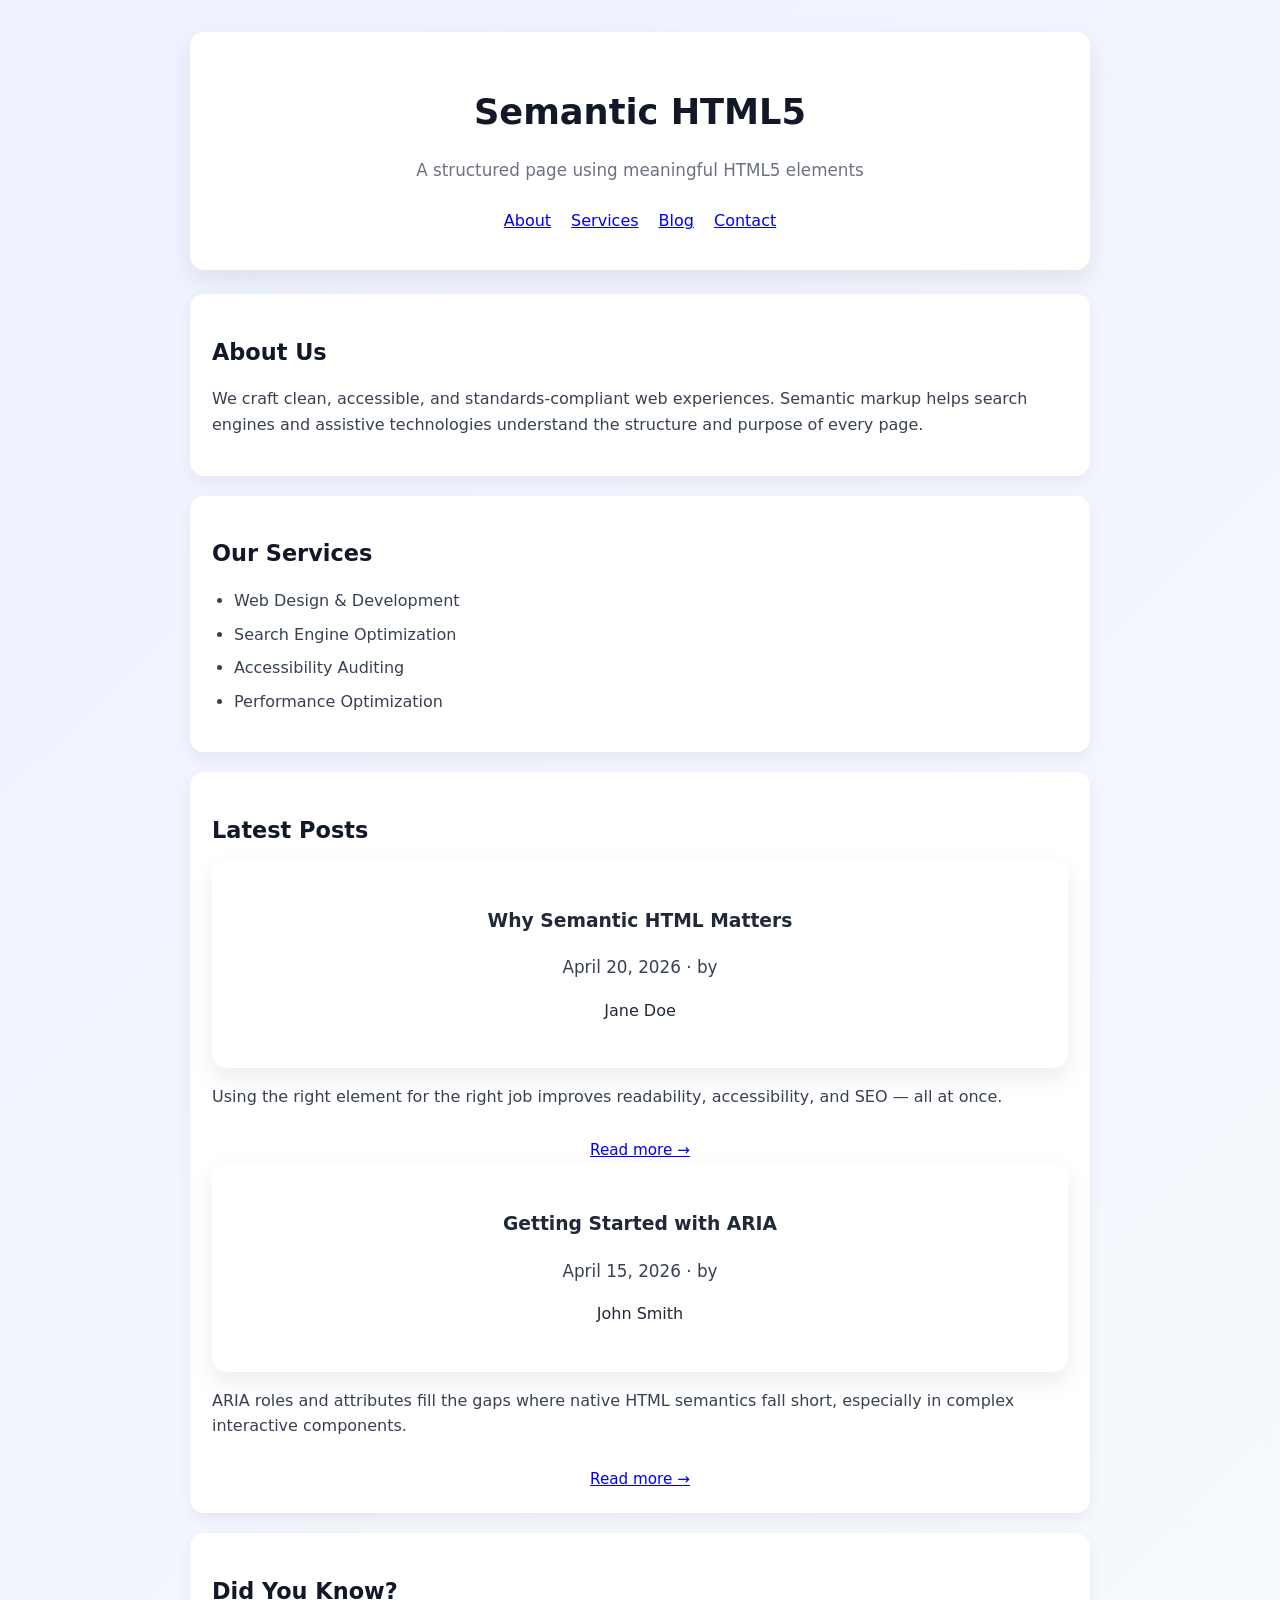
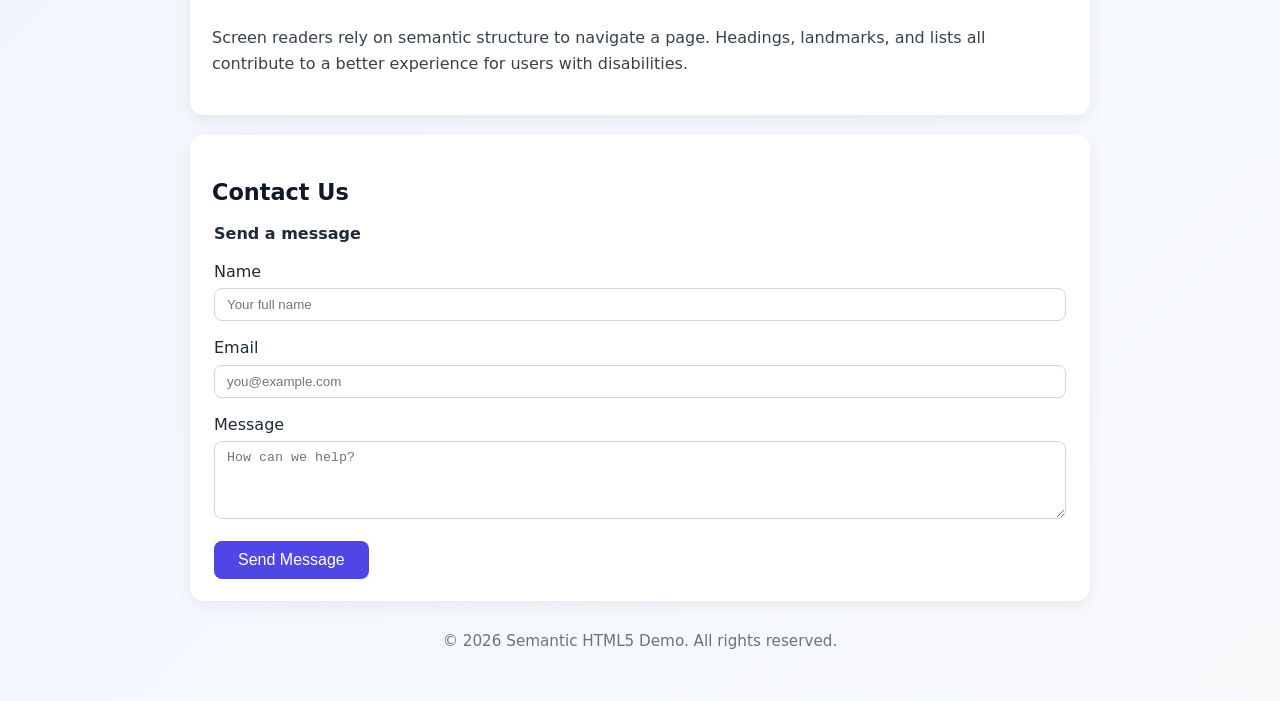
<file: index4.html>
<!DOCTYPE html>
<html lang="en">
  <head>
    <meta charset="UTF-8" />
    <meta name="viewport" content="width=device-width, initial-scale=1.0" />
    <meta name="description" content="A fully semantic HTML5 page demonstrating proper use of semantic elements." />
    <title>Semantic HTML5 Page</title>
    <link rel="stylesheet" href="style.css" />
  </head>
  <body>

    <!-- ===== Site Header ===== -->
    <header>
      <h1>Semantic HTML5</h1>
      <p>A structured page using meaningful HTML5 elements</p>

      <nav aria-label="Main navigation">
        <ul style="list-style:none; display:flex; gap:20px; justify-content:center; margin:16px 0 0; padding:0;">
          <li><a href="#about">About</a></li>
          <li><a href="#services">Services</a></li>
          <li><a href="#blog">Blog</a></li>
          <li><a href="#contact">Contact</a></li>
        </ul>
      </nav>
    </header>

    <!-- ===== Main Content ===== -->
    <main>

      <!-- About Section -->
      <section id="about" aria-labelledby="about-heading">
        <h2 id="about-heading">About Us</h2>
        <p>
          We craft clean, accessible, and standards-compliant web experiences.
          Semantic markup helps search engines and assistive technologies
          understand the structure and purpose of every page.
        </p>
      </section>

      <!-- Services Section -->
      <section id="services" aria-labelledby="services-heading">
        <h2 id="services-heading">Our Services</h2>
        <ul>
          <li>Web Design &amp; Development</li>
          <li>Search Engine Optimization</li>
          <li>Accessibility Auditing</li>
          <li>Performance Optimization</li>
        </ul>
      </section>

      <!-- Blog / Articles Section -->
      <section id="blog" aria-labelledby="blog-heading">
        <h2 id="blog-heading">Latest Posts</h2>

        <article>
          <header>
            <h3>Why Semantic HTML Matters</h3>
            <p>
              <time datetime="2026-04-20">April 20, 2026</time>
              &middot; by <address style="display:inline; font-style:normal;">Jane Doe</address>
            </p>
          </header>
          <p>
            Using the right element for the right job improves readability,
            accessibility, and SEO — all at once.
          </p>
          <footer>
            <a href="#">Read more &rarr;</a>
          </footer>
        </article>

        <article>
          <header>
            <h3>Getting Started with ARIA</h3>
            <p>
              <time datetime="2026-04-15">April 15, 2026</time>
              &middot; by <address style="display:inline; font-style:normal;">John Smith</address>
            </p>
          </header>
          <p>
            ARIA roles and attributes fill the gaps where native HTML semantics
            fall short, especially in complex interactive components.
          </p>
          <footer>
            <a href="#">Read more &rarr;</a>
          </footer>
        </article>
      </section>

      <!-- Aside / Sidebar -->
      <aside aria-label="Did you know">
        <section>
          <h2>Did You Know?</h2>
          <p>
            Screen readers rely on semantic structure to navigate a page.
            Headings, landmarks, and lists all contribute to a better
            experience for users with disabilities.
          </p>
        </section>
      </aside>

      <!-- Contact Section -->
      <section id="contact" aria-labelledby="contact-heading">
        <h2 id="contact-heading">Contact Us</h2>
        <form action="#" method="post" novalidate>
          <fieldset style="border:none; padding:0;">
            <legend style="font-weight:600; margin-bottom:12px;">Send a message</legend>

            <label for="name" style="display:block; margin-bottom:4px;">Name</label>
            <input
              type="text"
              id="name"
              name="name"
              autocomplete="name"
              required
              placeholder="Your full name"
              style="width:100%; padding:8px 12px; border:1px solid #d1d5db; border-radius:8px; margin-bottom:14px;"
            />

            <label for="email" style="display:block; margin-bottom:4px;">Email</label>
            <input
              type="email"
              id="email"
              name="email"
              autocomplete="email"
              required
              placeholder="you@example.com"
              style="width:100%; padding:8px 12px; border:1px solid #d1d5db; border-radius:8px; margin-bottom:14px;"
            />

            <label for="message" style="display:block; margin-bottom:4px;">Message</label>
            <textarea
              id="message"
              name="message"
              rows="4"
              required
              placeholder="How can we help?"
              style="width:100%; padding:8px 12px; border:1px solid #d1d5db; border-radius:8px; margin-bottom:14px; resize:vertical;"
            ></textarea>

            <button
              type="submit"
              style="background:#4f46e5; color:#fff; border:none; padding:10px 24px; border-radius:8px; cursor:pointer; font-size:1rem;"
            >Send Message</button>
          </fieldset>
        </form>
      </section>

    </main>

    <!-- ===== Site Footer ===== -->
    <footer>
      <p>&copy; <time datetime="2026">2026</time> Semantic HTML5 Demo. All rights reserved.</p>
    </footer>

  </body>
</html>
</file>
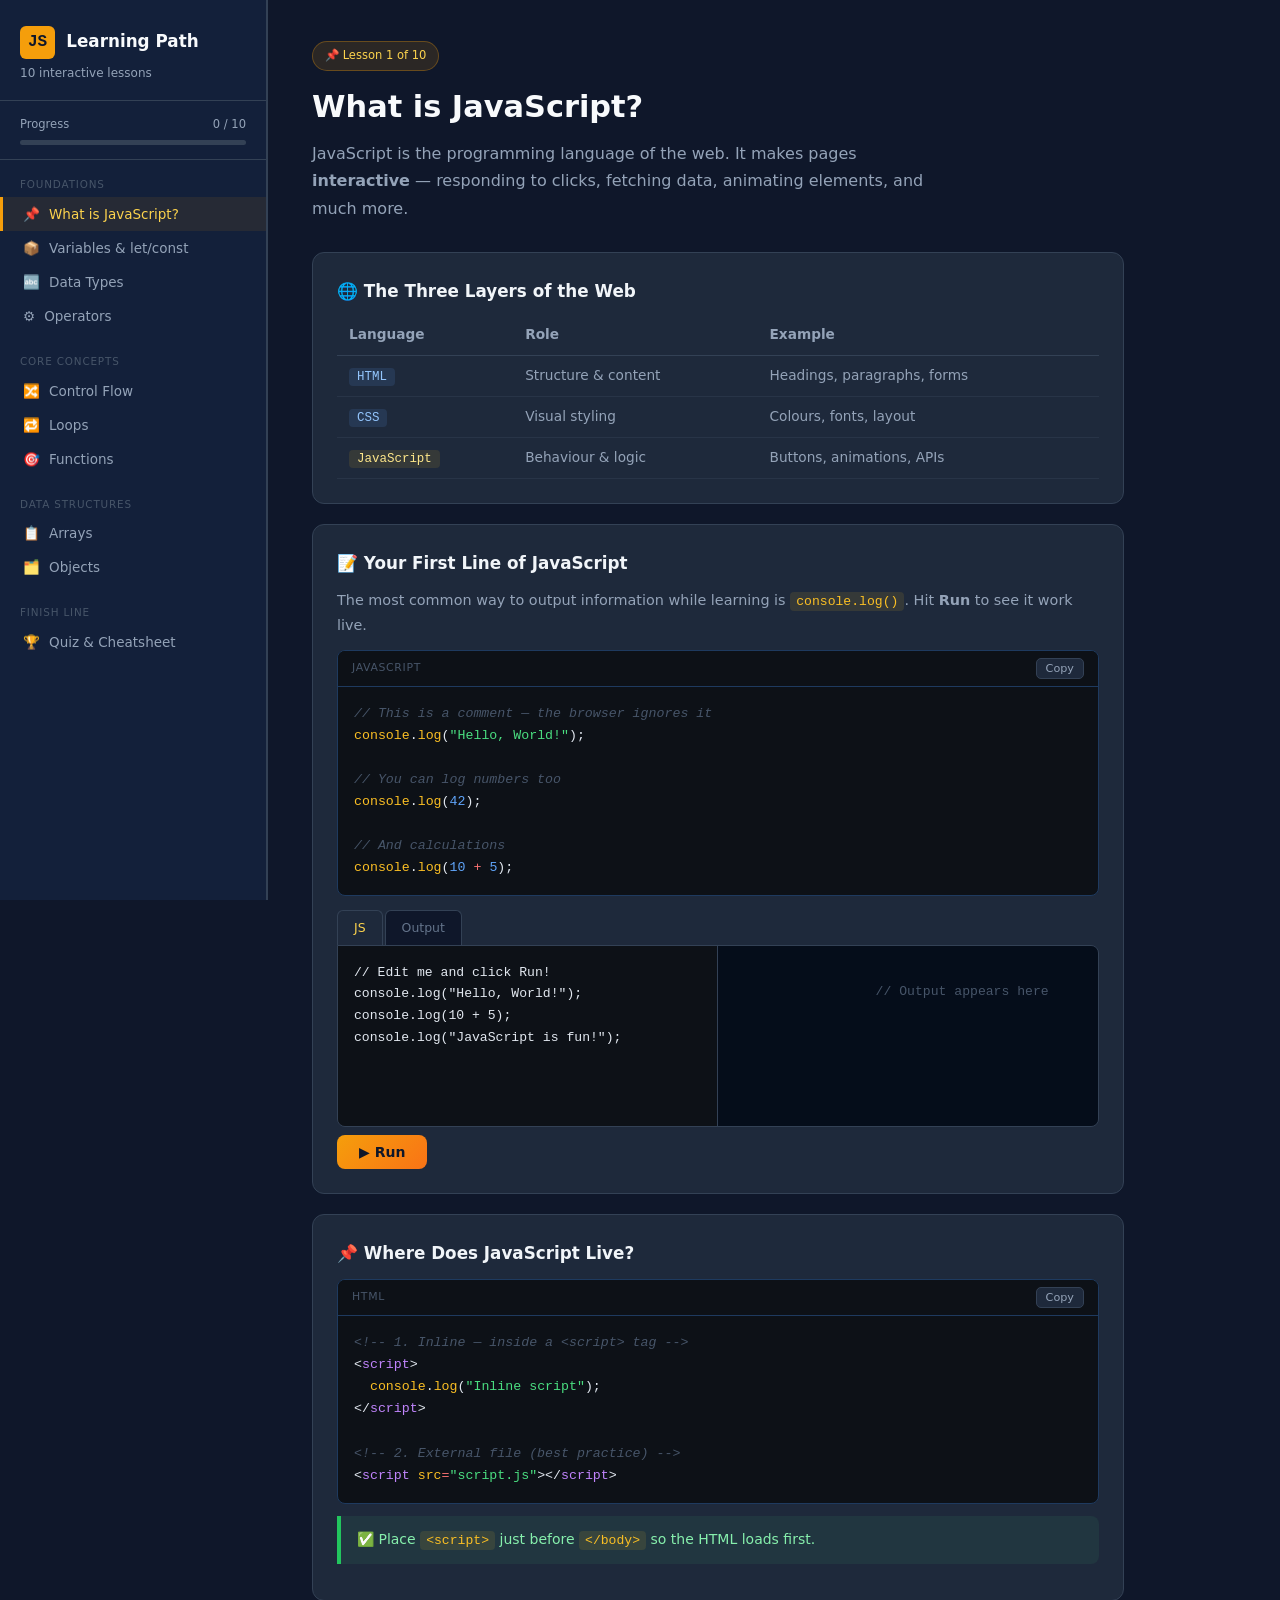
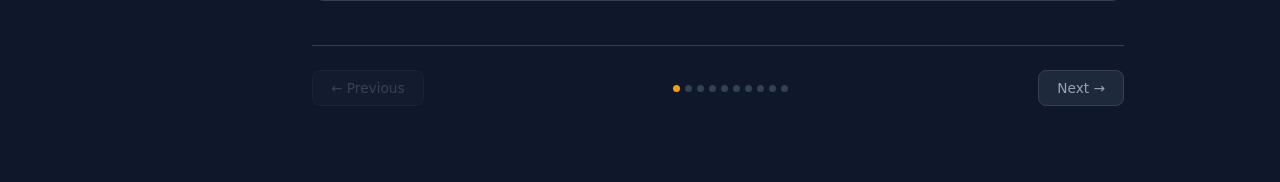
<file: learn-js.html>
<!doctype html>
<html lang="en">
  <head>
    <meta charset="UTF-8" />
    <meta name="viewport" content="width=device-width, initial-scale=1.0" />
    <title>JavaScript Learning Path</title>
    <style>
      /* ── Reset ── */
      *,
      *::before,
      *::after {
        box-sizing: border-box;
        margin: 0;
        padding: 0;
      }

      /* ── Tokens ── */
      :root {
        --bg: #0f172a;
        --surface: #1e293b;
        --border: #334155;
        --accent: #f59e0b;
        --accent2: #f97316;
        --text: #e2e8f0;
        --muted: #94a3b8;
        --green: #4ade80;
        --red: #f87171;
        --blue: #60a5fa;
        --r: 12px;
        --mono: "Cascadia Code", "Fira Code", Consolas, monospace;
        --sans: system-ui, -apple-system, "Segoe UI", Arial, sans-serif;
      }

      body {
        font-family: var(--sans);
        background: var(--bg);
        color: var(--text);
        line-height: 1.7;
        min-height: 100vh;
      }

      /* ── Shell ── */
      .app {
        display: flex;
        min-height: 100vh;
      }

      /* ── Sidebar ── */
      .sidebar {
        width: 268px;
        min-width: 268px;
        background: #13203a;
        border-right: 2px solid var(--border);
        display: flex;
        flex-direction: column;
        position: sticky;
        top: 0;
        height: 100vh;
        overflow-y: auto;
      }
      .sb-logo {
        padding: 22px 20px 16px;
        border-bottom: 1px solid var(--border);
      }
      .sb-logo .js-icon {
        display: inline-block;
        background: #f59e0b;
        color: #0f172a;
        font-weight: 900;
        font-size: 1rem;
        padding: 3px 8px;
        border-radius: 6px;
        margin-right: 6px;
        font-family: var(--mono);
      }
      .sb-logo h2 {
        display: inline;
        font-size: 1.05rem;
        color: #f8fafc;
        vertical-align: middle;
      }
      .sb-logo span {
        display: block;
        font-size: 0.75rem;
        color: var(--muted);
        margin-top: 4px;
      }

      .prog-wrap {
        padding: 14px 20px;
        border-bottom: 1px solid var(--border);
      }
      .prog-label {
        display: flex;
        justify-content: space-between;
        font-size: 0.72rem;
        color: var(--muted);
        margin-bottom: 6px;
      }
      .prog-bar {
        background: var(--border);
        border-radius: 99px;
        height: 5px;
      }
      .prog-fill {
        background: linear-gradient(90deg, #f59e0b, #f97316);
        height: 5px;
        border-radius: 99px;
        width: 0%;
        transition: width 0.4s ease;
      }

      .nav-section {
        padding: 10px 0 4px;
      }
      .nav-section-title {
        font-size: 0.65rem;
        text-transform: uppercase;
        letter-spacing: 0.08em;
        color: #475569;
        padding: 6px 20px 3px;
      }
      .nav-btn {
        display: flex;
        align-items: center;
        gap: 9px;
        width: 100%;
        text-align: left;
        background: none;
        border: none;
        color: var(--muted);
        font-size: 0.845rem;
        padding: 9px 20px;
        cursor: pointer;
        transition: all 0.15s;
        border-left: 3px solid transparent;
        font-family: var(--sans);
      }
      .nav-btn:hover {
        color: var(--text);
        background: rgba(255, 255, 255, 0.03);
      }
      .nav-btn.active {
        color: #fcd34d;
        background: rgba(245, 158, 11, 0.08);
        border-left-color: #f59e0b;
      }
      .nav-btn.done {
        color: var(--green);
      }
      .nav-btn .chk {
        margin-left: auto;
        font-size: 0.7rem;
      }

      /* ── Main ── */
      .main {
        flex: 1;
        padding: 40px 44px 80px;
        max-width: 900px;
      }
      .lesson {
        display: none;
      }
      .lesson.active {
        display: block;
        animation: fadeUp 0.3s ease;
      }
      @keyframes fadeUp {
        from {
          opacity: 0;
          transform: translateY(12px);
        }
        to {
          opacity: 1;
          transform: translateY(0);
        }
      }

      /* ── Lesson header ── */
      .lh {
        margin-bottom: 30px;
      }
      .lh-badge {
        display: inline-flex;
        align-items: center;
        gap: 6px;
        background: rgba(245, 158, 11, 0.12);
        border: 1px solid rgba(245, 158, 11, 0.3);
        color: #fcd34d;
        font-size: 0.72rem;
        padding: 4px 12px;
        border-radius: 99px;
        margin-bottom: 10px;
      }
      .lh h1 {
        font-size: 1.9rem;
        color: #f8fafc;
        font-weight: 800;
        margin-bottom: 8px;
      }
      .lh p {
        color: var(--muted);
        font-size: 1rem;
        max-width: 640px;
      }

      /* ── Card ── */
      .card {
        background: var(--surface);
        border: 1px solid var(--border);
        border-radius: var(--r);
        padding: 24px;
        margin-bottom: 20px;
      }
      .card h2 {
        font-size: 1.05rem;
        color: #f1f5f9;
        margin-bottom: 10px;
        display: flex;
        align-items: center;
        gap: 8px;
      }
      .card p,
      .card li {
        color: var(--muted);
        font-size: 0.9rem;
      }
      .card ul,
      .card ol {
        padding-left: 20px;
      }
      .card li {
        margin: 5px 0;
      }

      /* ── Syntax highlight colors ── */
      .k {
        color: #c084fc;
      } /* keyword */
      .s {
        color: #4ade80;
      } /* string */
      .n {
        color: #60a5fa;
      } /* number */
      .fn {
        color: #fbbf24;
      } /* function name */
      .cm {
        color: #475569;
        font-style: italic;
      } /* comment */
      .op {
        color: #f87171;
      } /* operator / special */
      .tx {
        color: #e2e8f0;
      } /* plain text */

      /* ── Code block ── */
      .cb {
        position: relative;
        background: #0d1117;
        border: 1px solid #1e3a5f;
        border-radius: 8px;
        overflow: hidden;
        margin: 12px 0;
      }
      .cb-head {
        display: flex;
        justify-content: space-between;
        align-items: center;
        padding: 7px 14px;
        background: #0d1117;
        border-bottom: 1px solid #1e3a5f;
      }
      .cb-lang {
        font-size: 0.68rem;
        color: #475569;
        text-transform: uppercase;
        letter-spacing: 0.06em;
      }
      .cp-btn {
        background: var(--surface);
        border: 1px solid var(--border);
        color: var(--muted);
        font-size: 0.7rem;
        padding: 3px 9px;
        border-radius: 5px;
        cursor: pointer;
        font-family: var(--sans);
        transition: all 0.15s;
      }
      .cp-btn:hover {
        background: var(--border);
        color: var(--text);
      }
      .cp-btn.ok {
        background: #14532d;
        border-color: #166534;
        color: var(--green);
      }
      pre {
        padding: 16px;
        overflow-x: auto;
      }
      pre code {
        font-family: var(--mono);
        font-size: 0.83rem;
        line-height: 1.65;
        background: none;
        padding: 0;
        color: var(--text);
      }
      code {
        font-family: var(--mono);
        font-size: 0.82rem;
        color: #fbbf24;
        background: rgba(251, 191, 36, 0.1);
        padding: 2px 6px;
        border-radius: 4px;
      }

      /* ── Info / tip / warn boxes ── */
      .info {
        background: rgba(96, 165, 250, 0.08);
        border-left: 4px solid #3b82f6;
        border-radius: 0 8px 8px 0;
        padding: 12px 16px;
        margin: 12px 0;
        color: #93c5fd;
        font-size: 0.875rem;
      }
      .tip {
        background: rgba(74, 222, 128, 0.07);
        border-left: 4px solid #22c55e;
        border-radius: 0 8px 8px 0;
        padding: 12px 16px;
        margin: 12px 0;
        color: #86efac;
        font-size: 0.875rem;
      }
      .warn {
        background: rgba(249, 115, 22, 0.08);
        border-left: 4px solid #f97316;
        border-radius: 0 8px 8px 0;
        padding: 12px 16px;
        margin: 12px 0;
        color: #fdba74;
        font-size: 0.875rem;
      }

      /* ── Comparison table ── */
      .tbl {
        width: 100%;
        border-collapse: collapse;
        font-size: 0.855rem;
        margin-top: 10px;
      }
      .tbl th {
        text-align: left;
        color: var(--muted);
        font-weight: 600;
        padding: 8px 12px;
        border-bottom: 1px solid var(--border);
      }
      .tbl td {
        padding: 8px 12px;
        border-bottom: 1px solid rgba(51, 65, 85, 0.5);
        vertical-align: top;
        color: var(--muted);
      }
      .tbl tr:hover td {
        background: rgba(255, 255, 255, 0.02);
      }
      .pill {
        background: rgba(96, 165, 250, 0.12);
        color: #93c5fd;
        font-family: var(--mono);
        padding: 2px 8px;
        border-radius: 4px;
        font-size: 0.78rem;
        white-space: nowrap;
      }
      .pill.y {
        background: rgba(74, 222, 128, 0.1);
        color: #86efac;
      }
      .pill.r {
        background: rgba(248, 113, 113, 0.1);
        color: #fca5a5;
      }
      .pill.o {
        background: rgba(251, 191, 36, 0.1);
        color: #fde68a;
      }

      /* ── Live JS editor ── */
      .editor-wrap {
        margin-top: 14px;
      }
      .editor-panel {
        display: grid;
        grid-template-columns: 1fr 1fr;
        border: 1px solid var(--border);
        border-radius: 0 8px 8px 8px;
        overflow: hidden;
      }
      .ed-tabs {
        display: flex;
        gap: 2px;
      }
      .ed-tab {
        background: var(--bg);
        border: 1px solid var(--border);
        border-bottom: none;
        color: #64748b;
        font-size: 0.78rem;
        padding: 6px 16px;
        border-radius: 6px 6px 0 0;
        font-family: var(--sans);
        cursor: default;
      }
      .ed-tab.active {
        background: var(--surface);
        color: #fcd34d;
        border-color: var(--border);
      }
      textarea.js-in {
        background: #0d1117;
        color: #e2e8f0;
        border: none;
        border-right: 1px solid var(--border);
        font-family: var(--mono);
        font-size: 0.82rem;
        padding: 16px;
        resize: none;
        height: 180px;
        outline: none;
        line-height: 1.65;
        tab-size: 2;
      }
      .console-out {
        background: #050d1a;
        padding: 14px 16px;
        font-family: var(--mono);
        font-size: 0.82rem;
        line-height: 1.6;
        height: 180px;
        overflow-y: auto;
        white-space: pre-wrap;
        word-break: break-all;
        color: #86efac;
      }
      .console-out .co-err {
        color: #fca5a5;
      }
      .console-out .co-warn {
        color: #fde68a;
      }
      .console-out .co-info {
        color: #93c5fd;
      }
      .console-out .co-prompt {
        color: #475569;
      }
      .run-btn {
        margin-top: 8px;
        background: linear-gradient(135deg, #f59e0b, #f97316);
        color: #0f172a;
        border: none;
        padding: 9px 22px;
        border-radius: 8px;
        font-size: 0.875rem;
        font-weight: 700;
        cursor: pointer;
        font-family: var(--sans);
        transition: opacity 0.2s;
      }
      .run-btn:hover {
        opacity: 0.85;
      }

      /* ── Quiz ── */
      .qcard {
        background: var(--surface);
        border: 1px solid var(--border);
        border-radius: var(--r);
        padding: 22px;
        margin-bottom: 16px;
      }
      .qcard h3 {
        color: #f1f5f9;
        font-size: 0.95rem;
        margin-bottom: 14px;
      }
      .opts {
        display: flex;
        flex-direction: column;
        gap: 7px;
      }
      .opt {
        background: var(--bg);
        border: 1px solid var(--border);
        color: var(--muted);
        padding: 9px 14px;
        border-radius: 7px;
        cursor: pointer;
        text-align: left;
        font-size: 0.855rem;
        font-family: var(--sans);
        transition: all 0.15s;
      }
      .opt:hover {
        border-color: #f59e0b;
        color: var(--text);
      }
      .opt.correct {
        background: #052e16;
        border-color: #22c55e;
        color: var(--green);
        pointer-events: none;
      }
      .opt.wrong {
        background: #431407;
        border-color: #ef4444;
        color: var(--red);
        pointer-events: none;
      }
      .opt:disabled {
        pointer-events: none;
      }
      .qfb {
        margin-top: 9px;
        font-size: 0.845rem;
        min-height: 18px;
      }
      #quiz-score {
        margin-top: 14px;
        font-size: 1rem;
        font-weight: 700;
        color: #fcd34d;
        display: none;
      }

      /* ── Cheatsheet grid ── */
      .cheat-grid {
        display: grid;
        grid-template-columns: repeat(auto-fill, minmax(190px, 1fr));
        gap: 10px;
        margin-top: 12px;
      }
      .cheat-item {
        background: var(--bg);
        border: 1px solid #1e3a5f;
        border-radius: 8px;
        padding: 11px 13px;
      }
      .cheat-item code {
        color: #f87171;
        display: block;
        margin-bottom: 4px;
        font-size: 0.8rem;
      }
      .cheat-item span {
        color: var(--muted);
        font-size: 0.78rem;
      }

      /* ── Lesson nav ── */
      .lesson-nav {
        display: flex;
        justify-content: space-between;
        align-items: center;
        margin-top: 44px;
        padding-top: 24px;
        border-top: 1px solid var(--border);
      }
      .nav-arr {
        display: flex;
        align-items: center;
        gap: 7px;
        background: var(--surface);
        border: 1px solid var(--border);
        color: var(--muted);
        padding: 9px 18px;
        border-radius: 8px;
        cursor: pointer;
        font-size: 0.855rem;
        font-family: var(--sans);
        transition: all 0.15s;
      }
      .nav-arr:hover {
        border-color: #f59e0b;
        color: #fcd34d;
      }
      .nav-arr:disabled {
        opacity: 0.3;
        cursor: not-allowed;
      }
      .dots {
        display: flex;
        gap: 5px;
      }
      .dot {
        width: 7px;
        height: 7px;
        border-radius: 50%;
        background: var(--border);
        transition: background 0.2s;
      }
      .dot.active {
        background: #f59e0b;
      }
      .dot.done {
        background: var(--green);
      }

      /* ── Scrollbar ── */
      ::-webkit-scrollbar {
        width: 5px;
      }
      ::-webkit-scrollbar-track {
        background: var(--bg);
      }
      ::-webkit-scrollbar-thumb {
        background: var(--border);
        border-radius: 3px;
      }

      /* ── Responsive ── */
      @media (max-width: 780px) {
        .sidebar {
          display: none;
        }
        .main {
          padding: 20px 16px 60px;
        }
        .editor-panel {
          grid-template-columns: 1fr;
        }
        textarea.js-in {
          height: 140px;
        }
        .console-out {
          height: 100px;
        }
      }
    </style>
  </head>
  <body>
    <div class="app">
      <!-- ══════ SIDEBAR ══════ -->
      <nav class="sidebar" aria-label="Course navigation">
        <div class="sb-logo">
          <span class="js-icon">JS</span>
          <h2>Learning Path</h2>
          <span>10 interactive lessons</span>
        </div>
        <div class="prog-wrap">
          <div class="prog-label">
            <span>Progress</span><span id="prog-text">0 / 10</span>
          </div>
          <div class="prog-bar">
            <div class="prog-fill" id="prog-fill"></div>
          </div>
        </div>

        <div class="nav-section">
          <div class="nav-section-title">Foundations</div>
          <button class="nav-btn active" data-l="0">
            <span>📌</span> What is JavaScript?
            <span class="chk" id="chk-0"></span>
          </button>
          <button class="nav-btn" data-l="1">
            <span>📦</span> Variables &amp; let/const
            <span class="chk" id="chk-1"></span>
          </button>
          <button class="nav-btn" data-l="2">
            <span>🔤</span> Data Types <span class="chk" id="chk-2"></span>
          </button>
          <button class="nav-btn" data-l="3">
            <span>⚙️</span> Operators <span class="chk" id="chk-3"></span>
          </button>
        </div>
        <div class="nav-section">
          <div class="nav-section-title">Core Concepts</div>
          <button class="nav-btn" data-l="4">
            <span>🔀</span> Control Flow <span class="chk" id="chk-4"></span>
          </button>
          <button class="nav-btn" data-l="5">
            <span>🔁</span> Loops <span class="chk" id="chk-5"></span>
          </button>
          <button class="nav-btn" data-l="6">
            <span>🎯</span> Functions <span class="chk" id="chk-6"></span>
          </button>
        </div>
        <div class="nav-section">
          <div class="nav-section-title">Data Structures</div>
          <button class="nav-btn" data-l="7">
            <span>📋</span> Arrays <span class="chk" id="chk-7"></span>
          </button>
          <button class="nav-btn" data-l="8">
            <span>🗂️</span> Objects <span class="chk" id="chk-8"></span>
          </button>
        </div>
        <div class="nav-section">
          <div class="nav-section-title">Finish Line</div>
          <button class="nav-btn" data-l="9">
            <span>🏆</span> Quiz &amp; Cheatsheet
            <span class="chk" id="chk-9"></span>
          </button>
        </div>
      </nav>

      <!-- ══════ MAIN ══════ -->
      <main class="main">
        <!-- ── LESSON 0: What is JS ── -->
        <article class="lesson active" id="lesson-0">
          <div class="lh">
            <div class="lh-badge">📌 Lesson 1 of 10</div>
            <h1>What is JavaScript?</h1>
            <p>
              JavaScript is the programming language of the web. It makes pages
              <strong>interactive</strong> — responding to clicks, fetching
              data, animating elements, and much more.
            </p>
          </div>

          <div class="card">
            <h2>🌐 The Three Layers of the Web</h2>
            <table class="tbl">
              <thead>
                <tr>
                  <th>Language</th>
                  <th>Role</th>
                  <th>Example</th>
                </tr>
              </thead>
              <tbody>
                <tr>
                  <td><span class="pill">HTML</span></td>
                  <td>Structure &amp; content</td>
                  <td>Headings, paragraphs, forms</td>
                </tr>
                <tr>
                  <td><span class="pill">CSS</span></td>
                  <td>Visual styling</td>
                  <td>Colours, fonts, layout</td>
                </tr>
                <tr>
                  <td><span class="pill o">JavaScript</span></td>
                  <td>Behaviour &amp; logic</td>
                  <td>Buttons, animations, APIs</td>
                </tr>
              </tbody>
            </table>
          </div>

          <div class="card">
            <h2>📝 Your First Line of JavaScript</h2>
            <p>
              The most common way to output information while learning is
              <code>console.log()</code>. Hit <strong>Run</strong> to see it
              work live.
            </p>
            <div class="cb">
              <div class="cb-head">
                <span class="cb-lang">javascript</span
                ><button class="cp-btn" onclick="copyCode(this)">Copy</button>
              </div>
              <pre><code><span class="cm">// This is a comment — the browser ignores it</span>
<span class="fn">console</span>.<span class="fn">log</span>(<span class="s">"Hello, World!"</span>);

<span class="cm">// You can log numbers too</span>
<span class="fn">console</span>.<span class="fn">log</span>(<span class="n">42</span>);

<span class="cm">// And calculations</span>
<span class="fn">console</span>.<span class="fn">log</span>(<span class="n">10</span> <span class="op">+</span> <span class="n">5</span>);</code></pre>
            </div>
            <div class="editor-wrap">
              <div class="ed-tabs">
                <div class="ed-tab active">JS</div>
                <div class="ed-tab">Output</div>
              </div>
              <div class="editor-panel">
                <textarea class="js-in" id="ed-0" spellcheck="false">
// Edit me and click Run!
console.log("Hello, World!");
console.log(10 + 5);
console.log("JavaScript is fun!");</textarea
                >
                <div class="console-out" id="out-0">
                  <span class="co-prompt">// Output appears here</span>
                </div>
              </div>
              <button class="run-btn" onclick="runJS('ed-0', 'out-0')">
                ▶ Run
              </button>
            </div>
          </div>

          <div class="card">
            <h2>📌 Where Does JavaScript Live?</h2>
            <div class="cb">
              <div class="cb-head">
                <span class="cb-lang">html</span
                ><button class="cp-btn" onclick="copyCode(this)">Copy</button>
              </div>
              <pre><code><span class="cm">&lt;!-- 1. Inline — inside a &lt;script&gt; tag --&gt;</span>
<span class="tx">&lt;</span><span class="k">script</span><span class="tx">&gt;</span>
  <span class="fn">console</span>.<span class="fn">log</span>(<span class="s">"Inline script"</span>);
<span class="tx">&lt;/</span><span class="k">script</span><span class="tx">&gt;</span>

<span class="cm">&lt;!-- 2. External file (best practice) --&gt;</span>
<span class="tx">&lt;</span><span class="k">script</span> <span class="fn">src</span><span class="op">=</span><span class="s">"script.js"</span><span class="tx">&gt;&lt;/</span><span class="k">script</span><span class="tx">&gt;</span></code></pre>
            </div>
            <div class="tip">
              ✅ Place <code>&lt;script&gt;</code> just before
              <code>&lt;/body&gt;</code> so the HTML loads first.
            </div>
          </div>

          <div class="lesson-nav">
            <button class="nav-arr" onclick="go(-1)" disabled>
              ← Previous
            </button>
            <div class="dots" id="dots-0"></div>
            <button class="nav-arr" onclick="go(1)">Next →</button>
          </div>
        </article>

        <!-- ── LESSON 1: Variables ── -->
        <article class="lesson" id="lesson-1">
          <div class="lh">
            <div class="lh-badge">📦 Lesson 2 of 10</div>
            <h1>Variables &amp; let / const</h1>
            <p>
              Variables are named containers for storing data. In modern
              JavaScript you use <code>let</code> and <code>const</code> —
              forget <code>var</code>.
            </p>
          </div>

          <div class="card">
            <h2>📦 let vs const vs var</h2>
            <table class="tbl">
              <thead>
                <tr>
                  <th>Keyword</th>
                  <th>Re-assignable?</th>
                  <th>Block scope?</th>
                  <th>Use when…</th>
                </tr>
              </thead>
              <tbody>
                <tr>
                  <td><span class="pill o">const</span></td>
                  <td><span class="pill r">No</span></td>
                  <td><span class="pill y">Yes</span></td>
                  <td>Value won't change (default choice)</td>
                </tr>
                <tr>
                  <td><span class="pill o">let</span></td>
                  <td><span class="pill y">Yes</span></td>
                  <td><span class="pill y">Yes</span></td>
                  <td>Value will be reassigned</td>
                </tr>
                <tr>
                  <td><span class="pill">var</span></td>
                  <td><span class="pill y">Yes</span></td>
                  <td><span class="pill r">No</span></td>
                  <td>Avoid — legacy code only</td>
                </tr>
              </tbody>
            </table>
            <div class="warn" style="margin-top: 14px">
              ⚠️ Default to <code>const</code>. Only switch to
              <code>let</code> when you know the value will change.
            </div>
          </div>

          <div class="card">
            <h2>⚡ Try Variables Live</h2>
            <div class="editor-wrap">
              <div class="ed-tabs">
                <div class="ed-tab active">JS</div>
                <div class="ed-tab">Output</div>
              </div>
              <div class="editor-panel">
                <textarea class="js-in" id="ed-1" spellcheck="false">
// const — for values that don't change
const name = "Alice";
const age = 25;
console.log(name, age);

// let — for values that change
let score = 0;
score = score + 10;
console.log("Score:", score);

// Multiple assignment
const pi = 3.14159;
const radius = 5;
const area = pi * radius * radius;
console.log("Circle area:", area);</textarea
                >
                <div class="console-out" id="out-1">
                  <span class="co-prompt">// Output appears here</span>
                </div>
              </div>
              <button class="run-btn" onclick="runJS('ed-1', 'out-1')">
                ▶ Run
              </button>
            </div>
          </div>

          <div class="card">
            <h2>📏 Naming Rules</h2>
            <div class="cb">
              <div class="cb-head">
                <span class="cb-lang">javascript</span
                ><button class="cp-btn" onclick="copyCode(this)">Copy</button>
              </div>
              <pre><code><span class="cm">// ✅ Good — camelCase is the convention</span>
<span class="k">const</span> <span class="fn">firstName</span> <span class="op">=</span> <span class="s">"Alice"</span>;
<span class="k">const</span> <span class="fn">totalScore</span> <span class="op">=</span> <span class="n">100</span>;
<span class="k">const</span> <span class="fn">isLoggedIn</span> <span class="op">=</span> <span class="k">true</span>;

<span class="cm">// ❌ Bad — these cause errors or confusion</span>
<span class="cm">// const 1name = "bad";   ← cannot start with a number</span>
<span class="cm">// const my-name = "bad"; ← hyphens not allowed</span>
<span class="cm">// const class = "bad";   ← reserved keyword</span></code></pre>
            </div>
            <div class="info">
              💡 Use <strong>camelCase</strong> for variables:
              <code>myVariableName</code>. Use
              <strong>UPPER_SNAKE_CASE</strong> for true constants:
              <code>MAX_SIZE = 100</code>.
            </div>
          </div>

          <div class="lesson-nav">
            <button class="nav-arr" onclick="go(-1)">← Previous</button>
            <div class="dots"></div>
            <button class="nav-arr" onclick="go(1)">Next →</button>
          </div>
        </article>

        <!-- ── LESSON 2: Data Types ── -->
        <article class="lesson" id="lesson-2">
          <div class="lh">
            <div class="lh-badge">🔤 Lesson 3 of 10</div>
            <h1>Data Types</h1>
            <p>
              Every value in JavaScript has a type. Understanding types prevents
              the most common beginner bugs.
            </p>
          </div>

          <div class="card">
            <h2>🗂️ The 7 Primitive Types</h2>
            <table class="tbl">
              <thead>
                <tr>
                  <th>Type</th>
                  <th>Example</th>
                  <th>Notes</th>
                </tr>
              </thead>
              <tbody>
                <tr>
                  <td><span class="pill o">string</span></td>
                  <td>
                    <code>"Hello"</code>, <code>'Hi'</code>,
                    <code>`Hi ${name}`</code>
                  </td>
                  <td>Text in quotes</td>
                </tr>
                <tr>
                  <td><span class="pill o">number</span></td>
                  <td><code>42</code>, <code>3.14</code>, <code>-7</code></td>
                  <td>All numbers (int + float)</td>
                </tr>
                <tr>
                  <td><span class="pill o">boolean</span></td>
                  <td><code>true</code>, <code>false</code></td>
                  <td>Yes/No, on/off</td>
                </tr>
                <tr>
                  <td><span class="pill">undefined</span></td>
                  <td><code>let x;</code> → <code>undefined</code></td>
                  <td>Declared but not assigned</td>
                </tr>
                <tr>
                  <td><span class="pill">null</span></td>
                  <td><code>let x = null;</code></td>
                  <td>Intentional empty value</td>
                </tr>
                <tr>
                  <td><span class="pill">bigint</span></td>
                  <td><code>9007199254740991n</code></td>
                  <td>Very large integers</td>
                </tr>
                <tr>
                  <td><span class="pill">symbol</span></td>
                  <td><code>Symbol("id")</code></td>
                  <td>Unique identifiers</td>
                </tr>
              </tbody>
            </table>
            <div class="info" style="margin-top: 12px">
              💡 Plus one complex type: <code>object</code> (which includes
              arrays, functions, and plain objects).
            </div>
          </div>

          <div class="card">
            <h2>⚡ Try Data Types Live</h2>
            <div class="editor-wrap">
              <div class="ed-tabs">
                <div class="ed-tab active">JS</div>
                <div class="ed-tab">Output</div>
              </div>
              <div class="editor-panel">
                <textarea class="js-in" id="ed-2" spellcheck="false">
// typeof tells you the type of a value
console.log(typeof "hello");     // string
console.log(typeof 42);          // number
console.log(typeof true);        // boolean
console.log(typeof undefined);   // undefined
console.log(typeof null);        // object (quirk!)

// Template literals (backtick strings)
const name = "Alice";
const age = 25;
console.log(`${name} is ${age} years old`);

// Type conversion
console.log(Number("42"));   // 42
console.log(String(100));    // "100"
console.log(Boolean(0));     // false
console.log(Boolean("hi")); // true</textarea
                >
                <div class="console-out" id="out-2">
                  <span class="co-prompt">// Output appears here</span>
                </div>
              </div>
              <button class="run-btn" onclick="runJS('ed-2', 'out-2')">
                ▶ Run
              </button>
            </div>
          </div>

          <div class="card">
            <h2>🎯 Truthy &amp; Falsy</h2>
            <p>
              These values are <strong style="color: #fca5a5">falsy</strong> —
              everything else is truthy:
            </p>
            <div class="cb">
              <div class="cb-head">
                <span class="cb-lang">javascript</span
                ><button class="cp-btn" onclick="copyCode(this)">Copy</button>
              </div>
              <pre><code><span class="cm">// The 6 falsy values in JavaScript:</span>
<span class="k">false</span>, <span class="n">0</span>, <span class="s">""</span>, <span class="k">null</span>, <span class="k">undefined</span>, <span class="fn">NaN</span>

<span class="cm">// Everything else is truthy — including:</span>
<span class="s">"0"</span>  <span class="cm">// non-empty string — truthy!</span>
<span class="n">[]</span>   <span class="cm">// empty array — truthy!</span>
<span class="n">{}</span>   <span class="cm">// empty object — truthy!</span></code></pre>
            </div>
          </div>

          <div class="lesson-nav">
            <button class="nav-arr" onclick="go(-1)">← Previous</button>
            <div class="dots"></div>
            <button class="nav-arr" onclick="go(1)">Next →</button>
          </div>
        </article>

        <!-- ── LESSON 3: Operators ── -->
        <article class="lesson" id="lesson-3">
          <div class="lh">
            <div class="lh-badge">⚙️ Lesson 4 of 10</div>
            <h1>Operators</h1>
            <p>
              Operators let you perform calculations, compare values, and
              combine logic.
            </p>
          </div>

          <div class="card">
            <h2>🔢 Arithmetic Operators</h2>
            <table class="tbl">
              <thead>
                <tr>
                  <th>Operator</th>
                  <th>Meaning</th>
                  <th>Example</th>
                  <th>Result</th>
                </tr>
              </thead>
              <tbody>
                <tr>
                  <td><code>+</code></td>
                  <td>Add</td>
                  <td><code>5 + 3</code></td>
                  <td>8</td>
                </tr>
                <tr>
                  <td><code>-</code></td>
                  <td>Subtract</td>
                  <td><code>5 - 3</code></td>
                  <td>2</td>
                </tr>
                <tr>
                  <td><code>*</code></td>
                  <td>Multiply</td>
                  <td><code>5 * 3</code></td>
                  <td>15</td>
                </tr>
                <tr>
                  <td><code>/</code></td>
                  <td>Divide</td>
                  <td><code>10 / 4</code></td>
                  <td>2.5</td>
                </tr>
                <tr>
                  <td><code>%</code></td>
                  <td>Remainder (modulo)</td>
                  <td><code>10 % 3</code></td>
                  <td>1</td>
                </tr>
                <tr>
                  <td><code>**</code></td>
                  <td>Exponent</td>
                  <td><code>2 ** 8</code></td>
                  <td>256</td>
                </tr>
              </tbody>
            </table>
          </div>

          <div class="card">
            <h2>⚖️ Comparison &amp; Equality</h2>
            <div class="cb">
              <div class="cb-head">
                <span class="cb-lang">javascript</span
                ><button class="cp-btn" onclick="copyCode(this)">Copy</button>
              </div>
              <pre><code><span class="cm">// === strict equality (value AND type)</span>
<span class="fn">console</span>.<span class="fn">log</span>(<span class="n">5</span> <span class="op">===</span> <span class="n">5</span>);    <span class="cm">// true</span>
<span class="fn">console</span>.<span class="fn">log</span>(<span class="n">5</span> <span class="op">===</span> <span class="s">"5"</span>);  <span class="cm">// false ← different types</span>

<span class="cm">// == loose equality (coerces types — avoid!)</span>
<span class="fn">console</span>.<span class="fn">log</span>(<span class="n">5</span> <span class="op">==</span> <span class="s">"5"</span>);   <span class="cm">// true ← surprising!</span>

<span class="cm">// Other comparisons</span>
<span class="fn">console</span>.<span class="fn">log</span>(<span class="n">10</span> <span class="op">></span> <span class="n">5</span>);     <span class="cm">// true</span>
<span class="fn">console</span>.<span class="fn">log</span>(<span class="n">3</span> <span class="op">!==</span> <span class="n">4</span>);    <span class="cm">// true</span></code></pre>
            </div>
            <div class="warn">
              ⚠️ Always use <code>===</code> (triple equals), never
              <code>==</code>. Triple equals checks both value
              <em>and</em> type.
            </div>
          </div>

          <div class="card">
            <h2>⚡ Try Operators Live</h2>
            <div class="editor-wrap">
              <div class="ed-tabs">
                <div class="ed-tab active">JS</div>
                <div class="ed-tab">Output</div>
              </div>
              <div class="editor-panel">
                <textarea class="js-in" id="ed-3" spellcheck="false">
// Arithmetic
console.log(2 ** 10);        // 1024
console.log(17 % 5);         // 2 (remainder)

// String concatenation with +
const first = "Java";
const second = "Script";
console.log(first + second); // JavaScript

// Shorthand assignment
let x = 10;
x += 5;   // same as x = x + 5
x *= 2;   // same as x = x * 2
console.log(x);              // 30

// Logical operators
console.log(true && false);  // false (AND)
console.log(true || false);  // true  (OR)
console.log(!true);          // false (NOT)</textarea
                >
                <div class="console-out" id="out-3">
                  <span class="co-prompt">// Output appears here</span>
                </div>
              </div>
              <button class="run-btn" onclick="runJS('ed-3', 'out-3')">
                ▶ Run
              </button>
            </div>
          </div>

          <div class="lesson-nav">
            <button class="nav-arr" onclick="go(-1)">← Previous</button>
            <div class="dots"></div>
            <button class="nav-arr" onclick="go(1)">Next →</button>
          </div>
        </article>

        <!-- ── LESSON 4: Control Flow ── -->
        <article class="lesson" id="lesson-4">
          <div class="lh">
            <div class="lh-badge">🔀 Lesson 5 of 10</div>
            <h1>Control Flow</h1>
            <p>
              Control flow lets your program make decisions — running different
              code depending on conditions.
            </p>
          </div>

          <div class="card">
            <h2>🔀 if / else if / else</h2>
            <div class="cb">
              <div class="cb-head">
                <span class="cb-lang">javascript</span
                ><button class="cp-btn" onclick="copyCode(this)">Copy</button>
              </div>
              <pre><code><span class="k">const</span> <span class="fn">score</span> <span class="op">=</span> <span class="n">72</span>;

<span class="k">if</span> (score <span class="op">>=</span> <span class="n">90</span>) {
  <span class="fn">console</span>.<span class="fn">log</span>(<span class="s">"Grade: A"</span>);
} <span class="k">else if</span> (score <span class="op">>=</span> <span class="n">70</span>) {
  <span class="fn">console</span>.<span class="fn">log</span>(<span class="s">"Grade: B"</span>);
} <span class="k">else if</span> (score <span class="op">>=</span> <span class="n">50</span>) {
  <span class="fn">console</span>.<span class="fn">log</span>(<span class="s">"Grade: C"</span>);
} <span class="k">else</span> {
  <span class="fn">console</span>.<span class="fn">log</span>(<span class="s">"Grade: F"</span>);
}</code></pre>
            </div>
          </div>

          <div class="card">
            <h2>❓ Ternary &amp; Switch</h2>
            <div class="cb">
              <div class="cb-head">
                <span class="cb-lang">javascript</span
                ><button class="cp-btn" onclick="copyCode(this)">Copy</button>
              </div>
              <pre><code><span class="cm">// Ternary: condition ? valueIfTrue : valueIfFalse</span>
<span class="k">const</span> <span class="fn">age</span> <span class="op">=</span> <span class="n">20</span>;
<span class="k">const</span> <span class="fn">status</span> <span class="op">=</span> age <span class="op">>=</span> <span class="n">18</span> <span class="op">?</span> <span class="s">"adult"</span> <span class="op">:</span> <span class="s">"minor"</span>;
<span class="fn">console</span>.<span class="fn">log</span>(status); <span class="cm">// "adult"</span>

<span class="cm">// Switch — great for many exact matches</span>
<span class="k">const</span> <span class="fn">day</span> <span class="op">=</span> <span class="s">"Monday"</span>;
<span class="k">switch</span> (day) {
  <span class="k">case</span> <span class="s">"Monday"</span>:
    <span class="fn">console</span>.<span class="fn">log</span>(<span class="s">"Start of the week"</span>); <span class="k">break</span>;
  <span class="k">case</span> <span class="s">"Friday"</span>:
    <span class="fn">console</span>.<span class="fn">log</span>(<span class="s">"Almost weekend!"</span>); <span class="k">break</span>;
  <span class="k">default</span>:
    <span class="fn">console</span>.<span class="fn">log</span>(<span class="s">"Midweek"</span>);
}</code></pre>
            </div>
          </div>

          <div class="card">
            <h2>⚡ Try Control Flow Live</h2>
            <div class="editor-wrap">
              <div class="ed-tabs">
                <div class="ed-tab active">JS</div>
                <div class="ed-tab">Output</div>
              </div>
              <div class="editor-panel">
                <textarea class="js-in" id="ed-4" spellcheck="false">
// Change the temperature and re-run!
const temp = 22;

if (temp < 0) {
  console.log("Freezing!");
} else if (temp < 10) {
  console.log("Cold");
} else if (temp < 20) {
  console.log("Cool");
} else if (temp < 30) {
  console.log("Warm 🌤️");
} else {
  console.log("Hot 🔥");
}

// Ternary
const hour = 14;
const greeting = hour < 12 ? "Good morning" : "Good afternoon";
console.log(greeting);</textarea
                >
                <div class="console-out" id="out-4">
                  <span class="co-prompt">// Output appears here</span>
                </div>
              </div>
              <button class="run-btn" onclick="runJS('ed-4', 'out-4')">
                ▶ Run
              </button>
            </div>
          </div>

          <div class="lesson-nav">
            <button class="nav-arr" onclick="go(-1)">← Previous</button>
            <div class="dots"></div>
            <button class="nav-arr" onclick="go(1)">Next →</button>
          </div>
        </article>

        <!-- ── LESSON 5: Loops ── -->
        <article class="lesson" id="lesson-5">
          <div class="lh">
            <div class="lh-badge">🔁 Lesson 6 of 10</div>
            <h1>Loops</h1>
            <p>
              Loops repeat a block of code — essential for processing lists,
              counting, and automating repetitive tasks.
            </p>
          </div>

          <div class="card">
            <h2>🔁 for Loop</h2>
            <div class="cb">
              <div class="cb-head">
                <span class="cb-lang">javascript</span
                ><button class="cp-btn" onclick="copyCode(this)">Copy</button>
              </div>
              <pre><code><span class="cm">// for (start; condition; step)</span>
<span class="k">for</span> (<span class="k">let</span> <span class="fn">i</span> <span class="op">=</span> <span class="n">1</span>; i <span class="op"><=</span> <span class="n">5</span>; i<span class="op">++</span>) {
  <span class="fn">console</span>.<span class="fn">log</span>(<span class="s">"Count:"</span>, i);
}
<span class="cm">// Prints: Count: 1, Count: 2 ... Count: 5</span></code></pre>
            </div>
          </div>

          <div class="card">
            <h2>🔂 while &amp; for...of</h2>
            <div class="cb">
              <div class="cb-head">
                <span class="cb-lang">javascript</span
                ><button class="cp-btn" onclick="copyCode(this)">Copy</button>
              </div>
              <pre><code><span class="cm">// while — runs while condition is true</span>
<span class="k">let</span> <span class="fn">n</span> <span class="op">=</span> <span class="n">1</span>;
<span class="k">while</span> (n <span class="op"><=</span> <span class="n">3</span>) {
  <span class="fn">console</span>.<span class="fn">log</span>(n);
  n<span class="op">++</span>;
}

<span class="cm">// for...of — loop over arrays (cleaner!)</span>
<span class="k">const</span> <span class="fn">fruits</span> <span class="op">=</span> [<span class="s">"apple"</span>, <span class="s">"banana"</span>, <span class="s">"cherry"</span>];
<span class="k">for</span> (<span class="k">const</span> <span class="fn">fruit</span> <span class="k">of</span> fruits) {
  <span class="fn">console</span>.<span class="fn">log</span>(fruit);
}</code></pre>
            </div>
            <div class="tip">
              ✅ Use <code>for...of</code> when looping over arrays — it's
              cleaner than a traditional <code>for</code> loop.
            </div>
          </div>

          <div class="card">
            <h2>⚡ Try Loops Live</h2>
            <div class="editor-wrap">
              <div class="ed-tabs">
                <div class="ed-tab active">JS</div>
                <div class="ed-tab">Output</div>
              </div>
              <div class="editor-panel">
                <textarea class="js-in" id="ed-5" spellcheck="false">
// Times table for 3
for (let i = 1; i <= 10; i++) {
  console.log(`3 x ${i} = ${3 * i}`);
}

// Sum of an array
const numbers = [10, 20, 30, 40, 50];
let total = 0;
for (const num of numbers) {
  total += num;
}
console.log("Total:", total);</textarea
                >
                <div class="console-out" id="out-5">
                  <span class="co-prompt">// Output appears here</span>
                </div>
              </div>
              <button class="run-btn" onclick="runJS('ed-5', 'out-5')">
                ▶ Run
              </button>
            </div>
          </div>

          <div class="lesson-nav">
            <button class="nav-arr" onclick="go(-1)">← Previous</button>
            <div class="dots"></div>
            <button class="nav-arr" onclick="go(1)">Next →</button>
          </div>
        </article>

        <!-- ── LESSON 6: Functions ── -->
        <article class="lesson" id="lesson-6">
          <div class="lh">
            <div class="lh-badge">🎯 Lesson 7 of 10</div>
            <h1>Functions</h1>
            <p>
              Functions are reusable blocks of code. They are the single most
              important concept in JavaScript.
            </p>
          </div>

          <div class="card">
            <h2>🎯 Three Ways to Write Functions</h2>
            <div class="cb">
              <div class="cb-head">
                <span class="cb-lang">javascript</span
                ><button class="cp-btn" onclick="copyCode(this)">Copy</button>
              </div>
              <pre><code><span class="cm">// 1. Function declaration (hoisted)</span>
<span class="k">function</span> <span class="fn">greet</span>(name) {
  <span class="k">return</span> <span class="s">`Hello, ${name}!`</span>;
}

<span class="cm">// 2. Function expression</span>
<span class="k">const</span> <span class="fn">double</span> <span class="op">=</span> <span class="k">function</span>(n) {
  <span class="k">return</span> n <span class="op">*</span> <span class="n">2</span>;
};

<span class="cm">// 3. Arrow function (modern, concise)</span>
<span class="k">const</span> <span class="fn">square</span> <span class="op">=</span> (n) <span class="op">=></span> n <span class="op">*</span> n;

<span class="fn">console</span>.<span class="fn">log</span>(<span class="fn">greet</span>(<span class="s">"Alice"</span>));  <span class="cm">// Hello, Alice!</span>
<span class="fn">console</span>.<span class="fn">log</span>(<span class="fn">double</span>(<span class="n">7</span>));       <span class="cm">// 14</span>
<span class="fn">console</span>.<span class="fn">log</span>(<span class="fn">square</span>(<span class="n">4</span>));       <span class="cm">// 16</span></code></pre>
            </div>
          </div>

          <div class="card">
            <h2>📥 Parameters &amp; Default Values</h2>
            <div class="cb">
              <div class="cb-head">
                <span class="cb-lang">javascript</span
                ><button class="cp-btn" onclick="copyCode(this)">Copy</button>
              </div>
              <pre><code><span class="cm">// Default parameter values</span>
<span class="k">function</span> <span class="fn">introduce</span>(name, role <span class="op">=</span> <span class="s">"Developer"</span>) {
  <span class="k">return</span> <span class="s">`${name} is a ${role}`</span>;
}
<span class="fn">console</span>.<span class="fn">log</span>(<span class="fn">introduce</span>(<span class="s">"Alice"</span>));           <span class="cm">// Alice is a Developer</span>
<span class="fn">console</span>.<span class="fn">log</span>(<span class="fn">introduce</span>(<span class="s">"Bob"</span>, <span class="s">"Designer"</span>)); <span class="cm">// Bob is a Designer</span></code></pre>
            </div>
          </div>

          <div class="card">
            <h2>⚡ Try Functions Live</h2>
            <div class="editor-wrap">
              <div class="ed-tabs">
                <div class="ed-tab active">JS</div>
                <div class="ed-tab">Output</div>
              </div>
              <div class="editor-panel">
                <textarea class="js-in" id="ed-6" spellcheck="false">
// Arrow function
const add = (a, b) => a + b;
console.log(add(3, 7));       // 10

// Function with multiple steps
function celsiusToFahrenheit(c) {
  return (c * 9/5) + 32;
}
console.log(celsiusToFahrenheit(0));   // 32
console.log(celsiusToFahrenheit(100)); // 212

// Functions calling functions
const multiplyThenAdd = (a, b, extra) => add(a * b, extra);
console.log(multiplyThenAdd(3, 4, 2)); // 14</textarea
                >
                <div class="console-out" id="out-6">
                  <span class="co-prompt">// Output appears here</span>
                </div>
              </div>
              <button class="run-btn" onclick="runJS('ed-6', 'out-6')">
                ▶ Run
              </button>
            </div>
          </div>

          <div class="lesson-nav">
            <button class="nav-arr" onclick="go(-1)">← Previous</button>
            <div class="dots"></div>
            <button class="nav-arr" onclick="go(1)">Next →</button>
          </div>
        </article>

        <!-- ── LESSON 7: Arrays ── -->
        <article class="lesson" id="lesson-7">
          <div class="lh">
            <div class="lh-badge">📋 Lesson 8 of 10</div>
            <h1>Arrays</h1>
            <p>
              Arrays store ordered lists of values. They come with powerful
              built-in methods that you'll use in nearly every program.
            </p>
          </div>

          <div class="card">
            <h2>📋 Array Basics</h2>
            <div class="cb">
              <div class="cb-head">
                <span class="cb-lang">javascript</span
                ><button class="cp-btn" onclick="copyCode(this)">Copy</button>
              </div>
              <pre><code><span class="k">const</span> <span class="fn">fruits</span> <span class="op">=</span> [<span class="s">"apple"</span>, <span class="s">"banana"</span>, <span class="s">"cherry"</span>];

<span class="fn">console</span>.<span class="fn">log</span>(fruits[<span class="n">0</span>]);        <span class="cm">// "apple" (index starts at 0)</span>
<span class="fn">console</span>.<span class="fn">log</span>(fruits.<span class="fn">length</span>);    <span class="cm">// 3</span>

fruits.<span class="fn">push</span>(<span class="s">"mango"</span>);          <span class="cm">// add to end</span>
fruits.<span class="fn">pop</span>();                   <span class="cm">// remove from end</span>
fruits.<span class="fn">unshift</span>(<span class="s">"lemon"</span>);      <span class="cm">// add to start</span>
fruits.<span class="fn">shift</span>();                 <span class="cm">// remove from start</span></code></pre>
            </div>
          </div>

          <div class="card">
            <h2>🔧 The Big Three Array Methods</h2>
            <div class="cb">
              <div class="cb-head">
                <span class="cb-lang">javascript</span
                ><button class="cp-btn" onclick="copyCode(this)">Copy</button>
              </div>
              <pre><code><span class="k">const</span> <span class="fn">nums</span> <span class="op">=</span> [<span class="n">1</span>, <span class="n">2</span>, <span class="n">3</span>, <span class="n">4</span>, <span class="n">5</span>];

<span class="cm">// map — transform every element</span>
<span class="k">const</span> <span class="fn">doubled</span> <span class="op">=</span> nums.<span class="fn">map</span>(n <span class="op">=></span> n <span class="op">*</span> <span class="n">2</span>);
<span class="fn">console</span>.<span class="fn">log</span>(doubled); <span class="cm">// [2, 4, 6, 8, 10]</span>

<span class="cm">// filter — keep only matching elements</span>
<span class="k">const</span> <span class="fn">evens</span> <span class="op">=</span> nums.<span class="fn">filter</span>(n <span class="op">=></span> n <span class="op">%</span> <span class="n">2</span> <span class="op">===</span> <span class="n">0</span>);
<span class="fn">console</span>.<span class="fn">log</span>(evens);   <span class="cm">// [2, 4]</span>

<span class="cm">// reduce — collapse to a single value</span>
<span class="k">const</span> <span class="fn">sum</span> <span class="op">=</span> nums.<span class="fn">reduce</span>((acc, n) <span class="op">=></span> acc <span class="op">+</span> n, <span class="n">0</span>);
<span class="fn">console</span>.<span class="fn">log</span>(sum);     <span class="cm">// 15</span></code></pre>
            </div>
            <div class="tip">
              ✅ <code>map</code>, <code>filter</code>, and
              <code>reduce</code> are the most important array methods. Master
              these and you can do almost anything with data.
            </div>
          </div>

          <div class="card">
            <h2>⚡ Try Arrays Live</h2>
            <div class="editor-wrap">
              <div class="ed-tabs">
                <div class="ed-tab active">JS</div>
                <div class="ed-tab">Output</div>
              </div>
              <div class="editor-panel">
                <textarea class="js-in" id="ed-7" spellcheck="false">
const scores = [45, 82, 91, 60, 73, 88, 55];

// Find passing scores (>= 60)
const passing = scores.filter(s => s >= 60);
console.log("Passing:", passing);

// Convert to letter grades
const grades = scores.map(s => s >= 70 ? "Pass" : "Fail");
console.log("Grades:", grades);

// Average score
const avg = scores.reduce((a, b) => a + b, 0) / scores.length;
console.log("Average:", avg.toFixed(1));

// Check if anyone scored 100
console.log("Perfect score?", scores.includes(100));
console.log("Highest:", Math.max(...scores));</textarea
                >
                <div class="console-out" id="out-7">
                  <span class="co-prompt">// Output appears here</span>
                </div>
              </div>
              <button class="run-btn" onclick="runJS('ed-7', 'out-7')">
                ▶ Run
              </button>
            </div>
          </div>

          <div class="lesson-nav">
            <button class="nav-arr" onclick="go(-1)">← Previous</button>
            <div class="dots"></div>
            <button class="nav-arr" onclick="go(1)">Next →</button>
          </div>
        </article>

        <!-- ── LESSON 8: Objects ── -->
        <article class="lesson" id="lesson-8">
          <div class="lh">
            <div class="lh-badge">🗂️ Lesson 9 of 10</div>
            <h1>Objects</h1>
            <p>
              Objects store data as key-value pairs. They model real-world
              things — a user, a product, a blog post.
            </p>
          </div>

          <div class="card">
            <h2>🗂️ Creating &amp; Accessing Objects</h2>
            <div class="cb">
              <div class="cb-head">
                <span class="cb-lang">javascript</span
                ><button class="cp-btn" onclick="copyCode(this)">Copy</button>
              </div>
              <pre><code><span class="k">const</span> <span class="fn">user</span> <span class="op">=</span> {
  name: <span class="s">"Alice"</span>,
  age:  <span class="n">28</span>,
  role: <span class="s">"Developer"</span>,
  isActive: <span class="k">true</span>
};

<span class="cm">// Dot notation (most common)</span>
<span class="fn">console</span>.<span class="fn">log</span>(user.name);       <span class="cm">// "Alice"</span>

<span class="cm">// Bracket notation (for dynamic keys)</span>
<span class="fn">console</span>.<span class="fn">log</span>(user[<span class="s">"role"</span>]);    <span class="cm">// "Developer"</span>

<span class="cm">// Add or update a property</span>
user.email <span class="op">=</span> <span class="s">"alice@example.com"</span>;

<span class="cm">// Destructuring — extract into variables</span>
<span class="k">const</span> { name, age } <span class="op">=</span> user;
<span class="fn">console</span>.<span class="fn">log</span>(name, age);       <span class="cm">// "Alice" 28</span></code></pre>
            </div>
          </div>

          <div class="card">
            <h2>🔑 Looping &amp; Spread</h2>
            <div class="cb">
              <div class="cb-head">
                <span class="cb-lang">javascript</span
                ><button class="cp-btn" onclick="copyCode(this)">Copy</button>
              </div>
              <pre><code><span class="k">const</span> <span class="fn">config</span> <span class="op">=</span> { theme: <span class="s">"dark"</span>, lang: <span class="s">"en"</span>, size: <span class="n">14</span> };

<span class="cm">// for...in — loop over object keys</span>
<span class="k">for</span> (<span class="k">const</span> key <span class="k">in</span> config) {
  <span class="fn">console</span>.<span class="fn">log</span>(<span class="s">`${key}: ${config[key]}`</span>);
}

<span class="cm">// Spread — copy/merge objects</span>
<span class="k">const</span> <span class="fn">updated</span> <span class="op">=</span> { <span class="op">...</span>config, size: <span class="n">16</span>, color: <span class="s">"blue"</span> };
<span class="fn">console</span>.<span class="fn">log</span>(updated);</code></pre>
            </div>
          </div>

          <div class="card">
            <h2>⚡ Try Objects Live</h2>
            <div class="editor-wrap">
              <div class="ed-tabs">
                <div class="ed-tab active">JS</div>
                <div class="ed-tab">Output</div>
              </div>
              <div class="editor-panel">
                <textarea class="js-in" id="ed-8" spellcheck="false">
// Array of objects — very common pattern!
const products = [
  { name: "Laptop",  price: 999,  inStock: true  },
  { name: "Monitor", price: 349,  inStock: true  },
  { name: "Keyboard",price: 79,   inStock: false },
  { name: "Mouse",   price: 49,   inStock: true  },
];

// Find in-stock items under £500
const affordable = products
  .filter(p => p.inStock && p.price < 500)
  .map(p => `${p.name} — £${p.price}`);

console.log("Affordable in-stock items:");
affordable.forEach(item => console.log(" •", item));

// Total value of all stock
const total = products.reduce((sum, p) => sum + p.price, 0);
console.log("Catalogue total: £" + total);</textarea
                >
                <div class="console-out" id="out-8">
                  <span class="co-prompt">// Output appears here</span>
                </div>
              </div>
              <button class="run-btn" onclick="runJS('ed-8', 'out-8')">
                ▶ Run
              </button>
            </div>
          </div>

          <div class="lesson-nav">
            <button class="nav-arr" onclick="go(-1)">← Previous</button>
            <div class="dots"></div>
            <button class="nav-arr" onclick="go(1)">Next →</button>
          </div>
        </article>

        <!-- ── LESSON 9: Quiz & Cheatsheet ── -->
        <article class="lesson" id="lesson-9">
          <div class="lh">
            <div class="lh-badge">🏆 Lesson 10 of 10</div>
            <h1>Quiz &amp; Cheatsheet</h1>
            <p>
              Test what you've learned — then keep the cheatsheet handy as a
              quick reference.
            </p>
          </div>

          <!-- Cheatsheet -->
          <div class="card">
            <h2>📋 JavaScript Quick Reference</h2>
            <div class="cheat-grid">
              <div class="cheat-item">
                <code>const x = 5</code><span>Declare constant</span>
              </div>
              <div class="cheat-item">
                <code>let y = 0</code><span>Declare variable</span>
              </div>
              <div class="cheat-item">
                <code>typeof x</code><span>Get type of value</span>
              </div>
              <div class="cheat-item">
                <code>a === b</code><span>Strict equality</span>
              </div>
              <div class="cheat-item">
                <code>if / else</code><span>Conditional branch</span>
              </div>
              <div class="cheat-item">
                <code>x ? a : b</code><span>Ternary operator</span>
              </div>
              <div class="cheat-item">
                <code>for (let i…)</code><span>Counter loop</span>
              </div>
              <div class="cheat-item">
                <code>for (x of arr)</code><span>Array loop</span>
              </div>
              <div class="cheat-item">
                <code>while (cond)</code><span>Condition loop</span>
              </div>
              <div class="cheat-item">
                <code>function f() {}</code><span>Declaration</span>
              </div>
              <div class="cheat-item">
                <code>const f = () =></code><span>Arrow function</span>
              </div>
              <div class="cheat-item">
                <code>arr.push(x)</code><span>Add to array end</span>
              </div>
              <div class="cheat-item">
                <code>arr.pop()</code><span>Remove from end</span>
              </div>
              <div class="cheat-item">
                <code>arr.map(fn)</code><span>Transform array</span>
              </div>
              <div class="cheat-item">
                <code>arr.filter(fn)</code><span>Filter array</span>
              </div>
              <div class="cheat-item">
                <code>arr.reduce(fn)</code><span>Reduce to value</span>
              </div>
              <div class="cheat-item">
                <code>arr.find(fn)</code><span>Find first match</span>
              </div>
              <div class="cheat-item">
                <code>arr.includes(x)</code><span>Check existence</span>
              </div>
              <div class="cheat-item">
                <code>obj.key</code><span>Access property</span>
              </div>
              <div class="cheat-item">
                <code>{ ...obj }</code><span>Spread / copy</span>
              </div>
              <div class="cheat-item">
                <code>const {a} = obj</code><span>Destructure</span>
              </div>
              <div class="cheat-item">
                <code>`${x} text`</code><span>Template literal</span>
              </div>
              <div class="cheat-item">
                <code>console.log()</code><span>Print to console</span>
              </div>
              <div class="cheat-item">
                <code>Math.max(...arr)</code><span>Largest number</span>
              </div>
            </div>
          </div>

          <!-- Quiz -->
          <div class="card">
            <h2>🧠 Knowledge Check — 6 Questions</h2>

            <div class="qcard">
              <h3>
                Q1. Which keyword should you use by default for variables?
              </h3>
              <div class="opts">
                <button class="opt" onclick="ans(this, false)">A) var</button>
                <button class="opt" onclick="ans(this, true)">B) const</button>
                <button class="opt" onclick="ans(this, false)">C) let</button>
                <button class="opt" onclick="ans(this, false)">
                  D) define
                </button>
              </div>
              <div class="qfb"></div>
            </div>

            <div class="qcard">
              <h3>Q2. What does <code>===</code> check?</h3>
              <div class="opts">
                <button class="opt" onclick="ans(this, false)">
                  A) Only value equality
                </button>
                <button class="opt" onclick="ans(this, true)">
                  B) Value AND type equality
                </button>
                <button class="opt" onclick="ans(this, false)">
                  C) Assignment
                </button>
                <button class="opt" onclick="ans(this, false)">
                  D) Reference equality only
                </button>
              </div>
              <div class="qfb"></div>
            </div>

            <div class="qcard">
              <h3>
                Q3. What does <code>[1,2,3].map(n => n * 2)</code> return?
              </h3>
              <div class="opts">
                <button class="opt" onclick="ans(this, false)">A) 12</button>
                <button class="opt" onclick="ans(this, true)">
                  B) [2, 4, 6]
                </button>
                <button class="opt" onclick="ans(this, false)">
                  C) [1, 2, 3, 2, 4, 6]
                </button>
                <button class="opt" onclick="ans(this, false)">
                  D) undefined
                </button>
              </div>
              <div class="qfb"></div>
            </div>

            <div class="qcard">
              <h3>Q4. Which of these is falsy?</h3>
              <div class="opts">
                <button class="opt" onclick="ans(this, false)">A) "0"</button>
                <button class="opt" onclick="ans(this, false)">B) []</button>
                <button class="opt" onclick="ans(this, true)">C) 0</button>
                <button class="opt" onclick="ans(this, false)">D) {}</button>
              </div>
              <div class="qfb"></div>
            </div>

            <div class="qcard">
              <h3>Q5. What does <code>const f = x => x * x</code> do?</h3>
              <div class="opts">
                <button class="opt" onclick="ans(this, false)">
                  A) Multiplies x by a constant
                </button>
                <button class="opt" onclick="ans(this, false)">
                  B) Creates a variable named x
                </button>
                <button class="opt" onclick="ans(this, true)">
                  C) Defines an arrow function that squares its input
                </button>
                <button class="opt" onclick="ans(this, false)">
                  D) Throws a syntax error
                </button>
              </div>
              <div class="qfb"></div>
            </div>

            <div class="qcard">
              <h3>
                Q6. Which method removes elements that don't match a condition?
              </h3>
              <div class="opts">
                <button class="opt" onclick="ans(this, false)">A) map()</button>
                <button class="opt" onclick="ans(this, true)">
                  B) filter()
                </button>
                <button class="opt" onclick="ans(this, false)">
                  C) reduce()
                </button>
                <button class="opt" onclick="ans(this, false)">
                  D) find()
                </button>
              </div>
              <div class="qfb"></div>
            </div>

            <div id="quiz-score"></div>
          </div>

          <!-- Next steps -->
          <div class="card" style="text-align: center; padding: 36px 28px">
            <div style="font-size: 3rem; margin-bottom: 12px">🎉</div>
            <h2 style="justify-content: center; font-size: 1.4rem">
              You've completed the JS Learning Path!
            </h2>
            <p style="margin-top: 8px">
              Next steps: DOM manipulation, fetch &amp; APIs, async/await, and a
              JavaScript framework like React or Vue.
            </p>
            <div
              style="
                display: flex;
                gap: 12px;
                justify-content: center;
                flex-wrap: wrap;
                margin-top: 20px;
              "
            >
              <a
                href="https://developer.mozilla.org/en-US/docs/Web/JavaScript/Guide"
                target="_blank"
                rel="noopener noreferrer"
                style="
                  background: linear-gradient(135deg, #f59e0b, #f97316);
                  color: #0f172a;
                  padding: 10px 22px;
                  border-radius: 8px;
                  text-decoration: none;
                  font-weight: 700;
                  font-size: 0.875rem;
                "
              >
                MDN JS Guide →
              </a>
              <a
                href="https://javascript.info"
                target="_blank"
                rel="noopener noreferrer"
                style="
                  background: var(--surface);
                  color: var(--muted);
                  border: 1px solid var(--border);
                  padding: 10px 22px;
                  border-radius: 8px;
                  text-decoration: none;
                  font-weight: 600;
                  font-size: 0.875rem;
                "
              >
                javascript.info →
              </a>
              <a
                href="https://www.freecodecamp.org/learn/javascript-algorithms-and-data-structures/"
                target="_blank"
                rel="noopener noreferrer"
                style="
                  background: var(--surface);
                  color: var(--muted);
                  border: 1px solid var(--border);
                  padding: 10px 22px;
                  border-radius: 8px;
                  text-decoration: none;
                  font-weight: 600;
                  font-size: 0.875rem;
                "
              >
                freeCodeCamp →
              </a>
            </div>
          </div>

          <div class="lesson-nav">
            <button class="nav-arr" onclick="go(-1)">← Previous</button>
            <div class="dots"></div>
            <button class="nav-arr" disabled>Next →</button>
          </div>
        </article>
      </main>
    </div>
    <!-- /.app -->

    <script>
      const TOTAL = 10;
      let cur = 0;
      const done = new Set();

      /* ── Dots ── */
      function renderDots() {
        document.querySelectorAll(".dots").forEach((wrap) => {
          wrap.innerHTML = "";
          for (let i = 0; i < TOTAL; i++) {
            const d = document.createElement("div");
            d.className =
              "dot" + (i === cur ? " active" : done.has(i) ? " done" : "");
            wrap.appendChild(d);
          }
        });
      }

      /* ── Progress ── */
      function updateProg() {
        const pct = (done.size / TOTAL) * 100;
        document.getElementById("prog-fill").style.width = pct + "%";
        document.getElementById("prog-text").textContent =
          done.size + " / " + TOTAL;
      }

      /* ── Navigate ── */
      function go(dir) {
        markDone(cur);
        const next = cur + dir;
        if (next < 0 || next >= TOTAL) return;
        switchLesson(next);
      }

      function markDone(idx) {
        done.add(idx);
        const chk = document.getElementById("chk-" + idx);
        if (chk) chk.textContent = "✓";
        const btn = document.querySelector('[data-l="' + idx + '"]');
        if (btn) btn.classList.add("done");
        updateProg();
      }

      function switchLesson(idx) {
        document.getElementById("lesson-" + cur).classList.remove("active");
        document.getElementById("lesson-" + idx).classList.add("active");
        document
          .querySelectorAll(".nav-btn")
          .forEach((b) => b.classList.remove("active"));
        const nb = document.querySelector('[data-l="' + idx + '"]');
        if (nb) nb.classList.add("active");
        cur = idx;
        renderDots();
        window.scrollTo({ top: 0, behavior: "smooth" });
      }

      /* ── Sidebar clicks ── */
      document.querySelectorAll(".nav-btn").forEach((btn) => {
        btn.addEventListener("click", () => {
          const t = parseInt(btn.dataset.l);
          if (t === cur) return;
          markDone(cur);
          switchLesson(t);
        });
      });

      /* ── Safe JS runner ── */
      function runJS(edId, outId) {
        const code = document.getElementById(edId).value;
        const out = document.getElementById(outId);
        out.innerHTML = "";

        const logs = [];

        // Capture console.log / warn / error
        const _log = console.log;
        const _warn = console.warn;
        const _err = console.error;

        const fmt = (args) =>
          args
            .map((a) => {
              if (a === null) return "null";
              if (a === undefined) return "undefined";
              if (typeof a === "object") {
                try {
                  return JSON.stringify(a, null, 2);
                } catch {
                  return String(a);
                }
              }
              return String(a);
            })
            .join(" ");

        console.log = (...a) => {
          logs.push({ cls: "", text: fmt(a) });
          _log(...a);
        };
        console.warn = (...a) => {
          logs.push({ cls: "co-warn", text: fmt(a) });
          _warn(...a);
        };
        console.error = (...a) => {
          logs.push({ cls: "co-err", text: fmt(a) });
          _err(...a);
        };

        try {
          // eslint-disable-next-line no-new-func
          new Function(code)();
        } catch (e) {
          logs.push({ cls: "co-err", text: "⛔ " + e.message });
        } finally {
          console.log = _log;
          console.warn = _warn;
          console.error = _err;
        }

        if (logs.length === 0) {
          out.innerHTML = '<span class="co-prompt">// No output</span>';
        } else {
          out.innerHTML = logs
            .map((l) => `<div class="${l.cls}">${escHtml(l.text)}</div>`)
            .join("");
        }
      }

      function escHtml(s) {
        return s
          .replace(/&/g, "&amp;")
          .replace(/</g, "&lt;")
          .replace(/>/g, "&gt;");
      }

      /* ── Copy code ── */
      function copyCode(btn) {
        const pre = btn.closest(".cb").querySelector("pre");
        navigator.clipboard.writeText(pre.innerText).then(() => {
          btn.textContent = "Copied!";
          btn.classList.add("ok");
          setTimeout(() => {
            btn.textContent = "Copy";
            btn.classList.remove("ok");
          }, 1800);
        });
      }

      /* ── Quiz ── */
      let qAnswered = 0,
        qCorrect = 0;
      function ans(btn, isRight) {
        const card = btn.closest(".qcard");
        if (card.dataset.answered) return;
        card.dataset.answered = "1";
        qAnswered++;
        card.querySelectorAll(".opt").forEach((b) => {
          b.disabled = true;
        });
        const fb = card.querySelector(".qfb");
        if (isRight) {
          btn.classList.add("correct");
          fb.style.color = "#4ade80";
          fb.textContent = "✓ Correct!";
          qCorrect++;
        } else {
          btn.classList.add("wrong");
          fb.style.color = "#fca5a5";
          fb.textContent = "✗ Not quite — review the lesson above.";
          card.querySelectorAll(".opt").forEach((b) => {
            if (b.getAttribute("onclick").includes("true"))
              b.classList.add("correct");
          });
        }
        if (qAnswered === 6) {
          const el = document.getElementById("quiz-score");
          el.style.cssText =
            "display:block;margin-top:16px;font-size:1rem;font-weight:700;color:#fcd34d;";
          const msg =
            qCorrect === 6
              ? "Perfect! 🏆"
              : qCorrect >= 4
                ? "Great work! 🎉"
                : "Keep practising 💪";
          el.textContent = `🎯 Score: ${qCorrect} / 6 — ${msg}`;
        }
      }

      /* ── Init ── */
      renderDots();
    </script>
  </body>
</html>
</file>
<file: style.css>
/* ===== Reset ===== */
* {
  margin: 20;
  padding: 0;
  box-sizing: border-box;
}

/* ===== Base page ===== */
body {
  font-family: system-ui, -apple-system, BlinkMacSystemFont, "Segoe UI",
    Arial, sans-serif;
  background: linear-gradient(135deg, #eef2ff, #f8fafc);
  color: #1f2937;
  line-height: 1.6;
  padding: 24px;
}

/* ===== Layout ===== */
header,
main,
footer {
  max-width: 900px;
  margin: 0 auto;
}

/* ===== Header ===== */
header {
  background: #ffffff;
  padding: 28px;
  border-radius: 14px;
  text-align: center;
  box-shadow: 0 10px 25px rgba(0, 0, 0, 0.08);
}

header h1 {
  font-size: 2.2rem;
  margin-bottom: 8px;
  color: #111827;
}

header p {
  color: #6b7280;
  font-size: 1.05rem;
}

/* ===== Main ===== */
main {
  margin-top: 24px;
  display: grid;
  gap: 20px;
}

/* ===== Sections ===== */
section {
  background: #ffffff;
  padding: 22px;
  border-radius: 14px;
  box-shadow: 0 6px 16px rgba(0, 0, 0, 0.06);
  transition: transform 0.2s ease, box-shadow 0.2s ease;
}

section:hover {
  transform: translateY(-3px);
  box-shadow: 0 12px 28px rgba(0, 0, 0, 0.08);
}

section h2 {
  font-size: 1.4rem;
  margin-bottom: 10px;
  color: #111827;
}

section p {
  color: #374151;
}

/* ===== List ===== */
ul {
  margin-left: 22px;
}

li {
  margin: 8px 0;
  color: #374151;
}

/* ===== Footer ===== */
footer {
  margin-top: 28px;
  text-align: center;
  color: #6b7280;
  font-size: 0.95rem;
}
</file>
